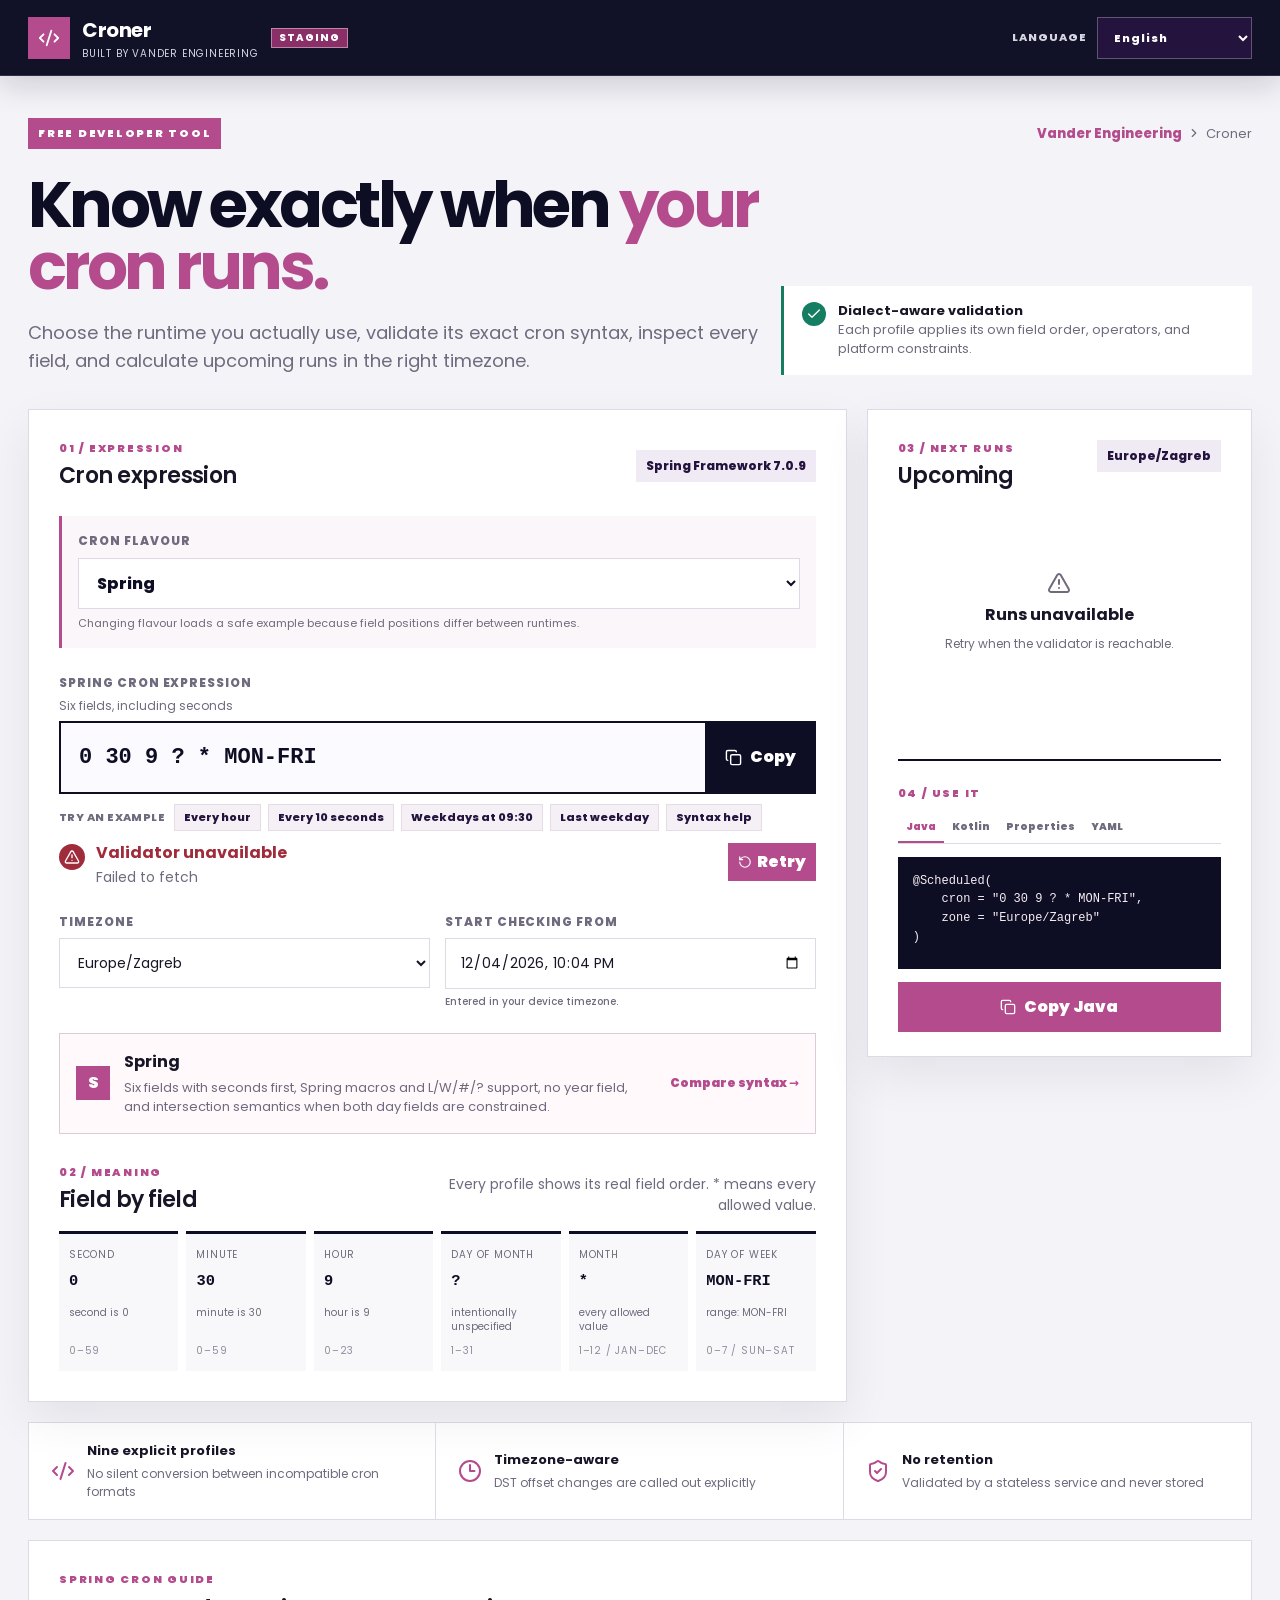
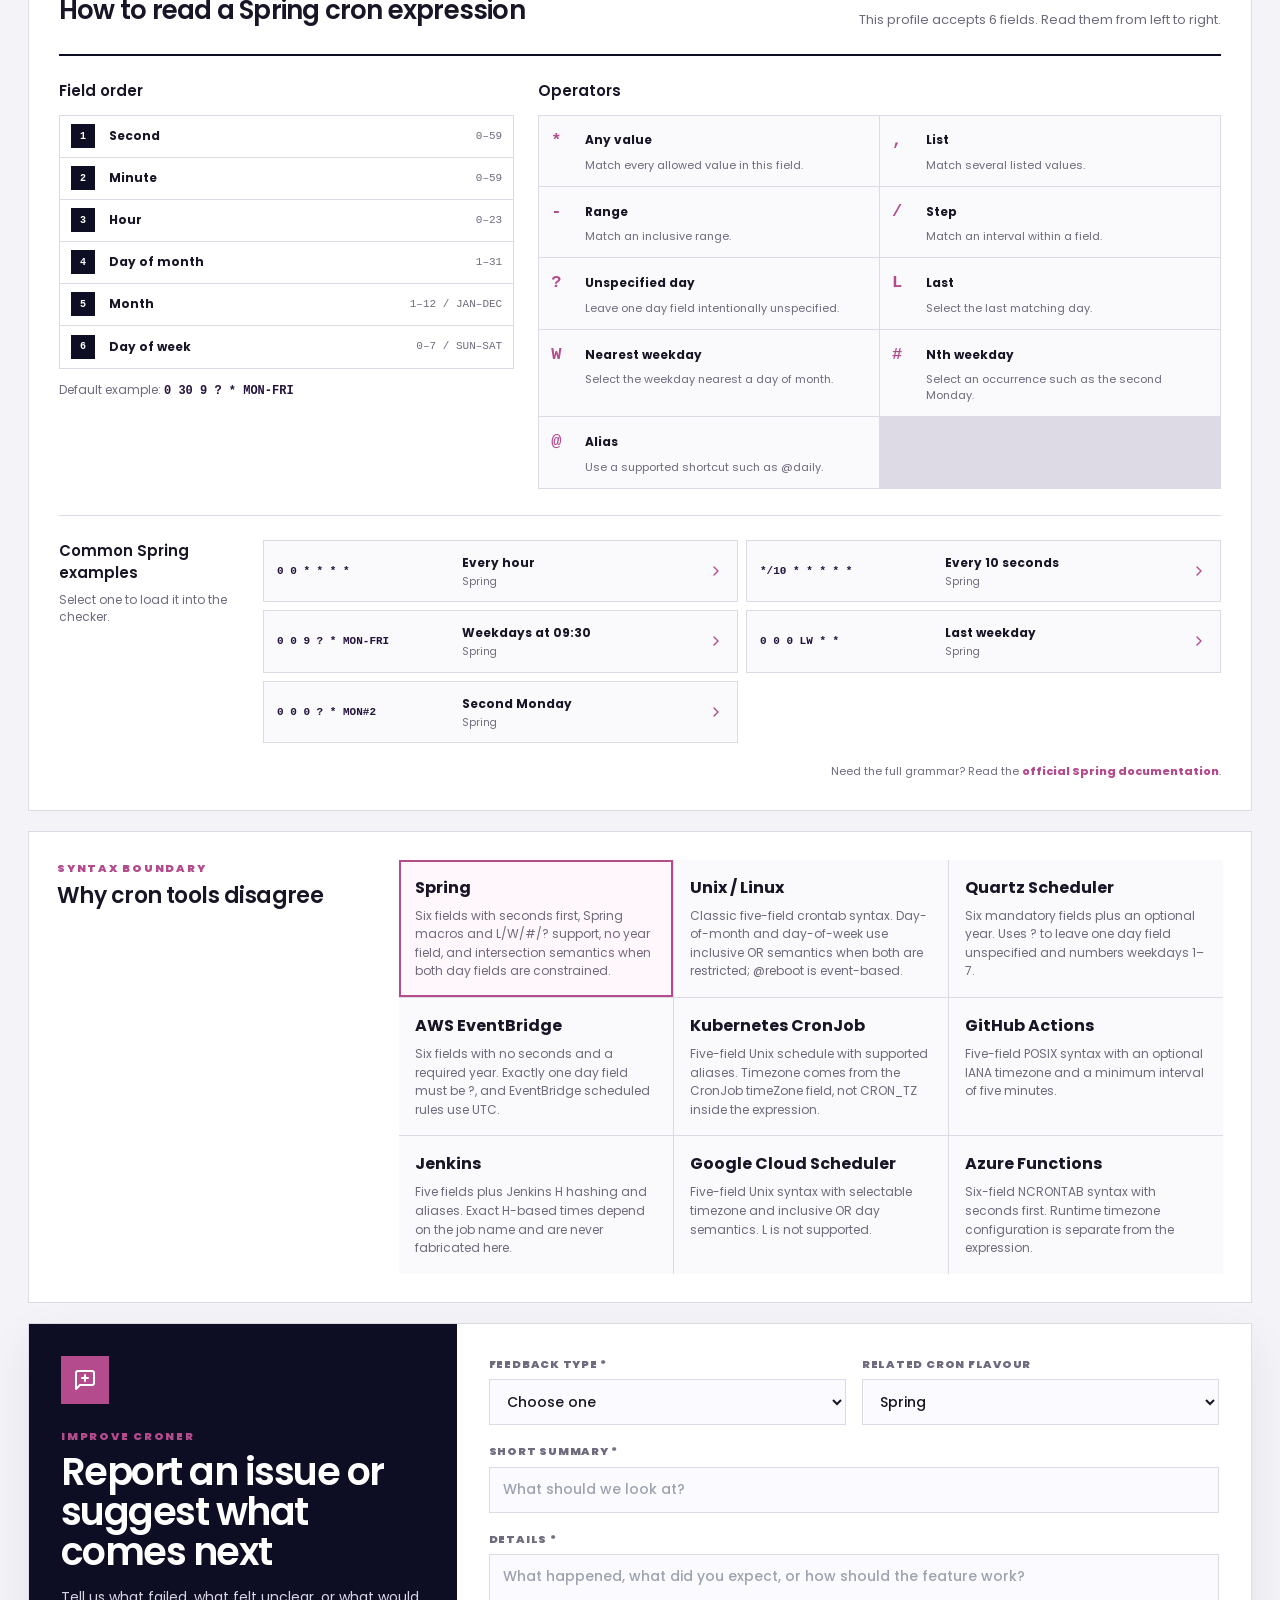
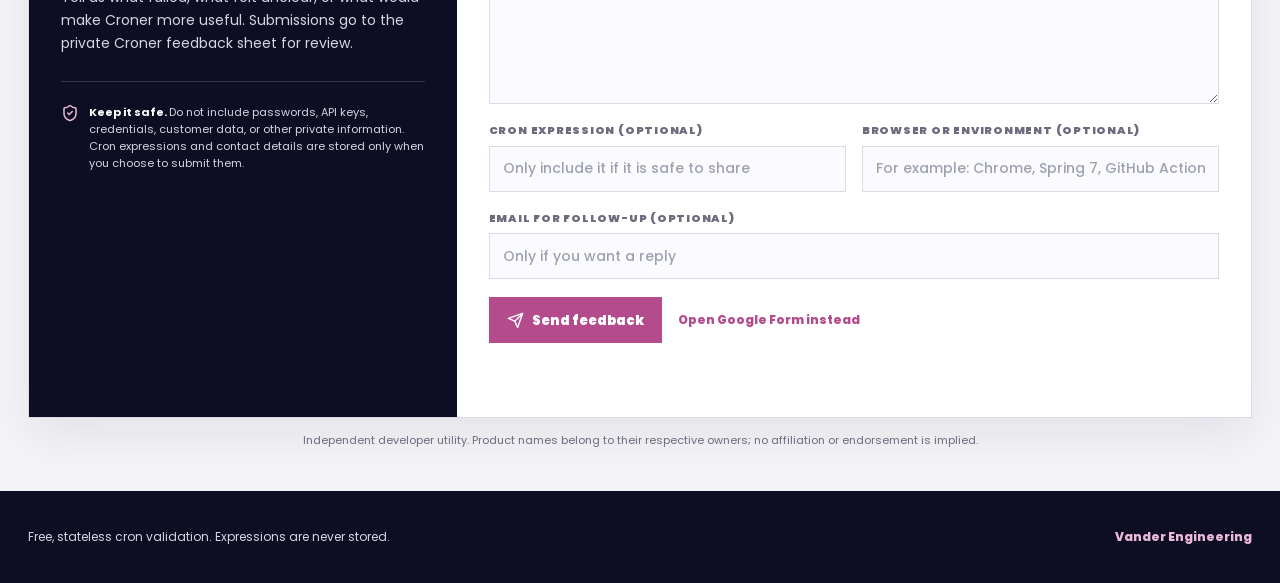
<file: index.html>
<!doctype html>
<html lang="en">
  <head>
    <meta charset="UTF-8" />
    <link rel="icon" type="image/svg+xml" href="/favicon.svg" />
    <meta name="viewport" content="width=device-width, initial-scale=1.0" />
    <meta data-rh="true" name="description" content="Validate Spring, Unix, Quartz, AWS, Kubernetes, GitHub Actions, Jenkins, Google Cloud, and Azure cron expressions." />
    <link data-rh="true" rel="canonical" href="https://croner.dev/" />
    <link data-rh="true" rel="alternate" hreflang="en" href="https://croner.dev/" />
    <link data-rh="true" rel="alternate" hreflang="hr" href="https://croner.dev/hr" />
    <link data-rh="true" rel="alternate" hreflang="de" href="https://croner.dev/de" />
    <link data-rh="true" rel="alternate" hreflang="it" href="https://croner.dev/it" />
    <link data-rh="true" rel="alternate" hreflang="es" href="https://croner.dev/es" />
    <link data-rh="true" rel="alternate" hreflang="nl" href="https://croner.dev/nl" />
    <link data-rh="true" rel="alternate" hreflang="x-default" href="https://croner.dev/" />
    <link rel="preconnect" href="https://fonts.googleapis.com" />
    <link rel="preconnect" href="https://fonts.gstatic.com" crossorigin />
    <link href="https://fonts.googleapis.com/css2?family=Poppins:wght@300;400;500;600;700&display=swap" rel="stylesheet" />
    <meta name="theme-color" content="#0d0d24" />
    <title>Croner — Cron Expression Checker</title>
    <script type="module" crossorigin src="/assets/index-Bl4LaCuS.js"></script>
    <link rel="stylesheet" crossorigin href="/assets/index-DU0DcVuM.css">
      <meta name="robots" content="noindex, nofollow" />
  </head>
  <body>
    <div id="root"></div>
  </body>
</html>
</file>
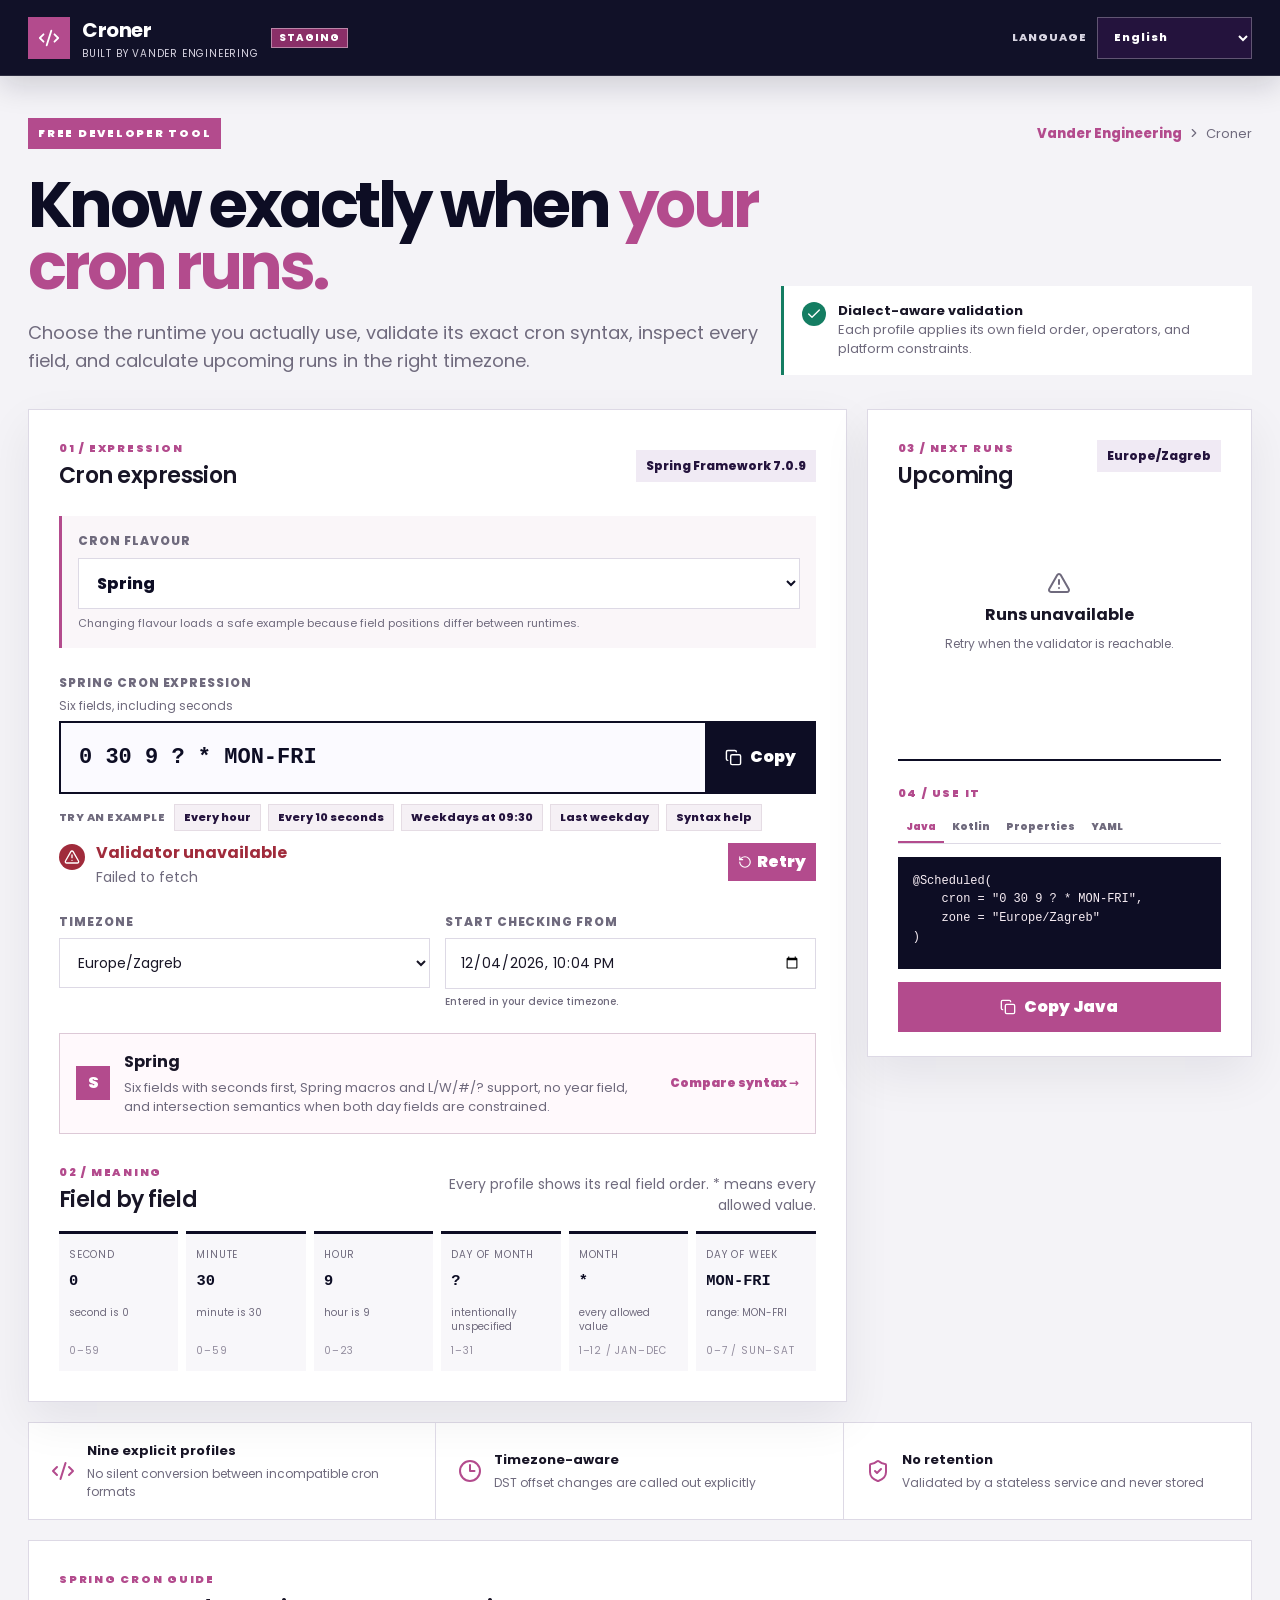
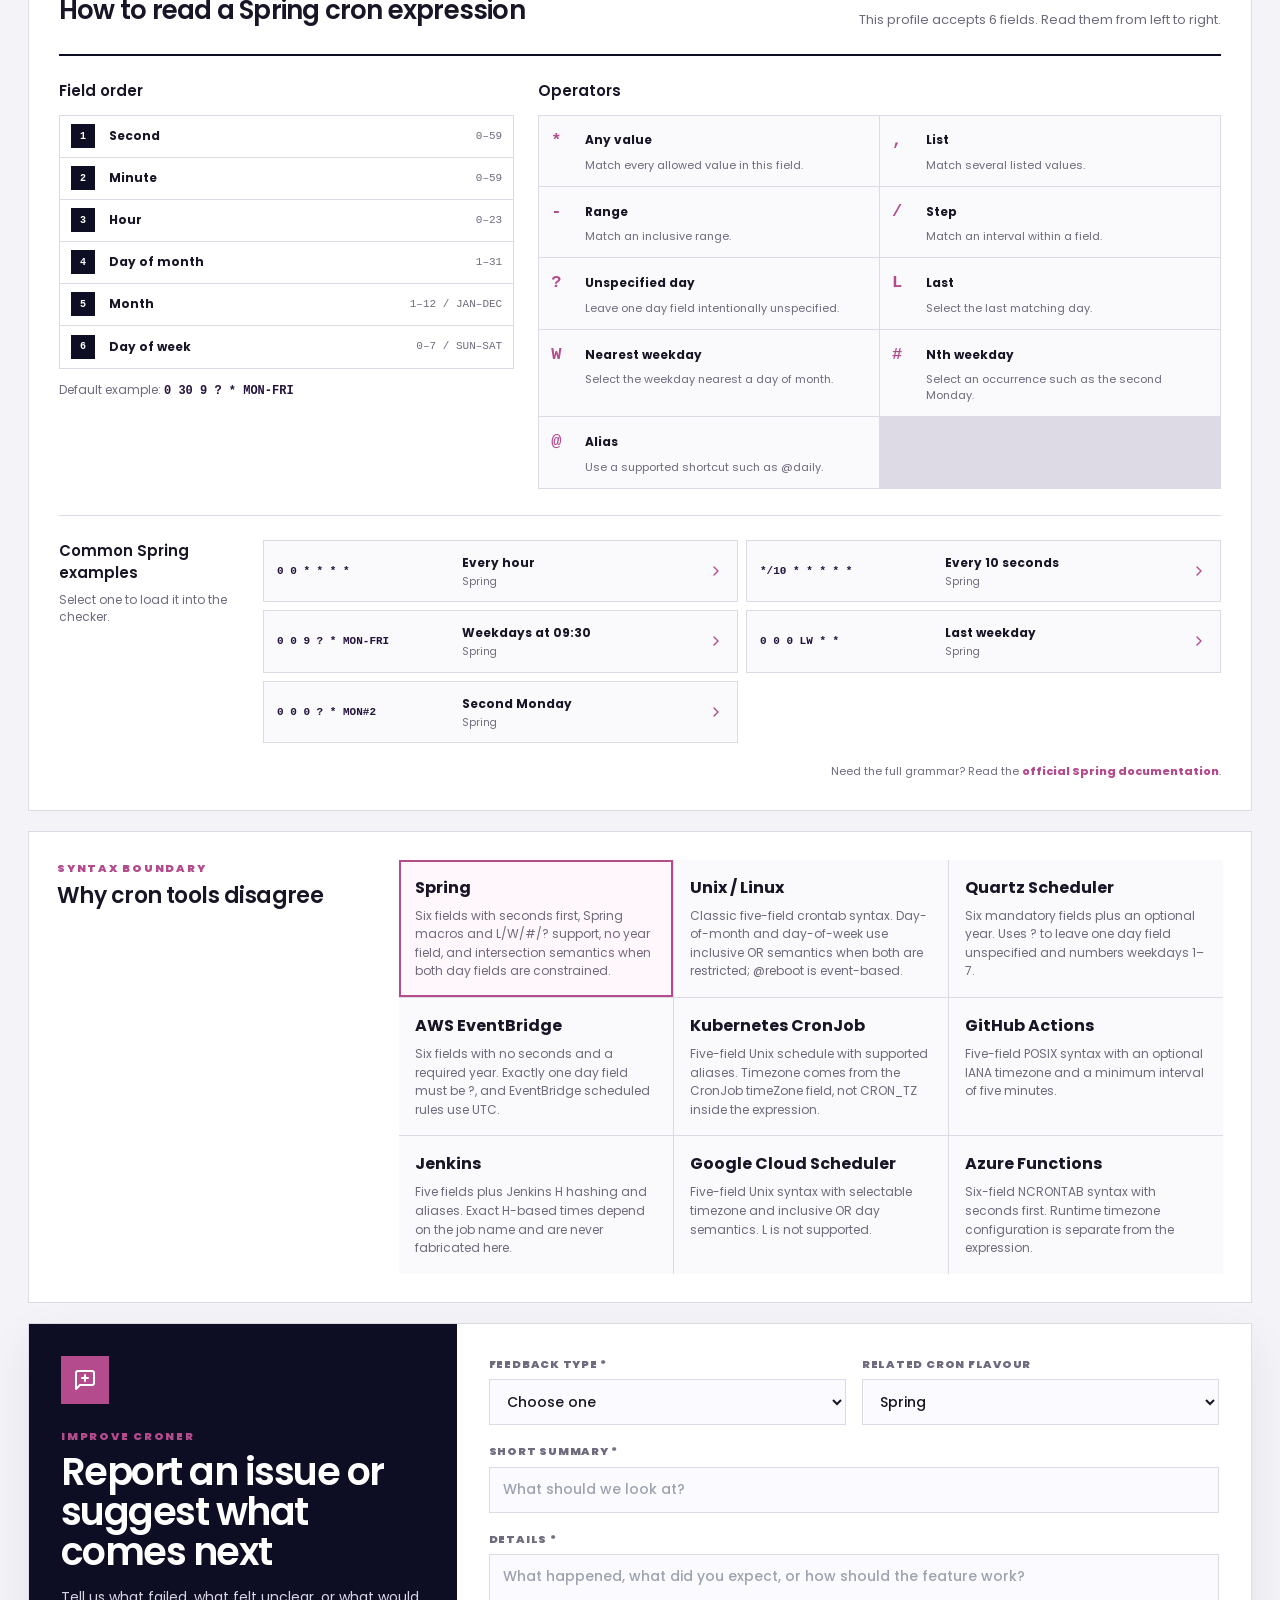
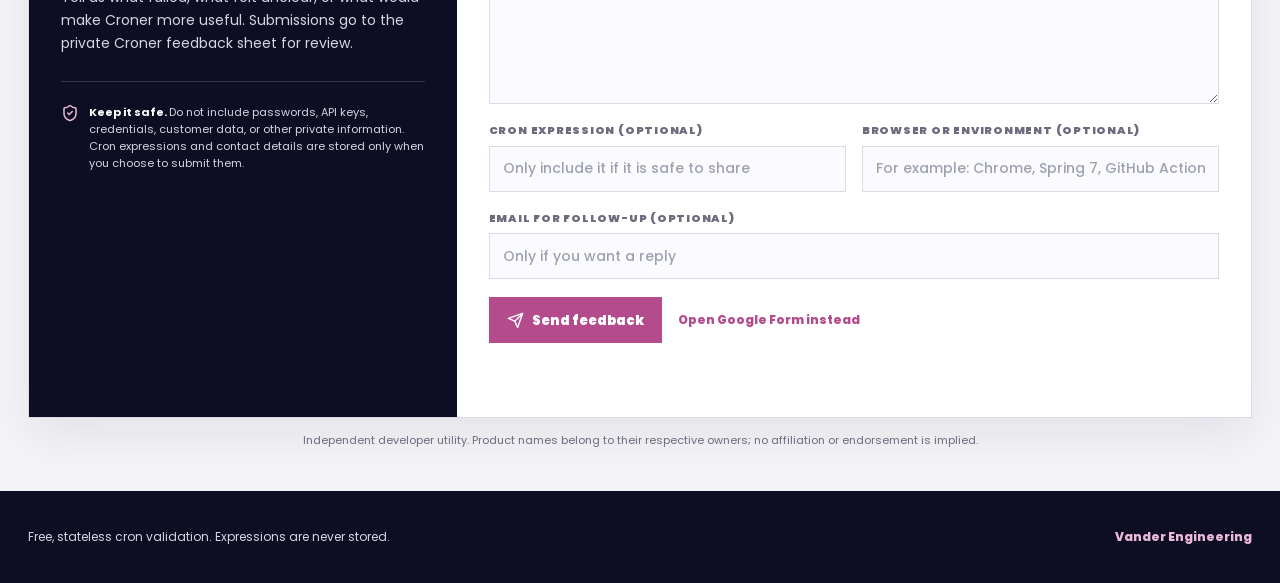
<file: de/index.html>
<!doctype html>
<html lang="de">
  <head>
    <meta charset="UTF-8" />
    <link rel="icon" type="image/svg+xml" href="/favicon.svg" />
    <meta name="viewport" content="width=device-width, initial-scale=1.0" />
    <meta data-rh="true" name="description" content="Validate Spring, Unix, Quartz, AWS, Kubernetes, GitHub Actions, Jenkins, Google Cloud, and Azure cron expressions." />
    <link data-rh="true" rel="canonical" href="https://croner.dev/de" />
    <link data-rh="true" rel="alternate" hreflang="en" href="https://croner.dev/" />
    <link data-rh="true" rel="alternate" hreflang="hr" href="https://croner.dev/hr" />
    <link data-rh="true" rel="alternate" hreflang="de" href="https://croner.dev/de" />
    <link data-rh="true" rel="alternate" hreflang="it" href="https://croner.dev/it" />
    <link data-rh="true" rel="alternate" hreflang="es" href="https://croner.dev/es" />
    <link data-rh="true" rel="alternate" hreflang="nl" href="https://croner.dev/nl" />
    <link data-rh="true" rel="alternate" hreflang="x-default" href="https://croner.dev/" />
    <link rel="preconnect" href="https://fonts.googleapis.com" />
    <link rel="preconnect" href="https://fonts.gstatic.com" crossorigin />
    <link href="https://fonts.googleapis.com/css2?family=Poppins:wght@300;400;500;600;700&display=swap" rel="stylesheet" />
    <meta name="theme-color" content="#0d0d24" />
    <title>Croner — Cron Expression Checker</title>
    <script type="module" crossorigin src="/assets/index-Bl4LaCuS.js"></script>
    <link rel="stylesheet" crossorigin href="/assets/index-DU0DcVuM.css">
      <meta name="robots" content="noindex, nofollow" />
  </head>
  <body>
    <div id="root"></div>
  </body>
</html>
</file>
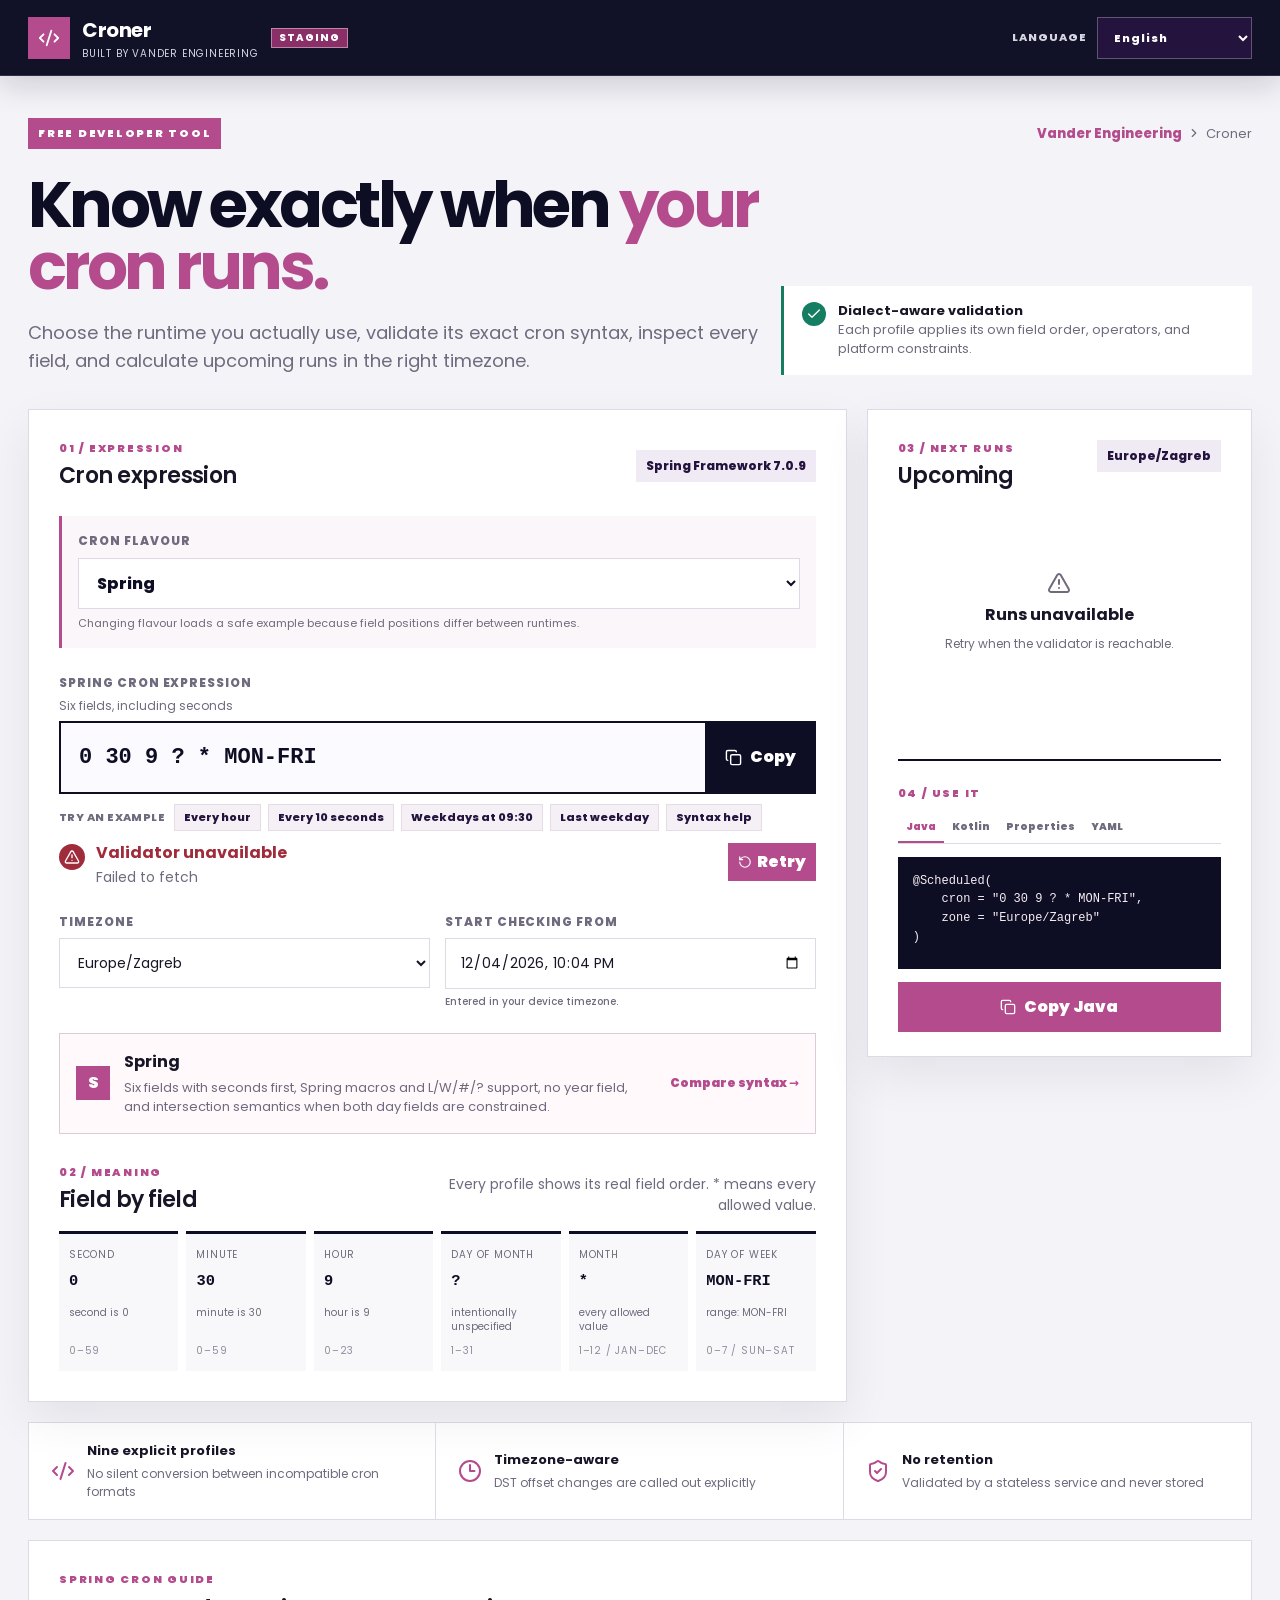
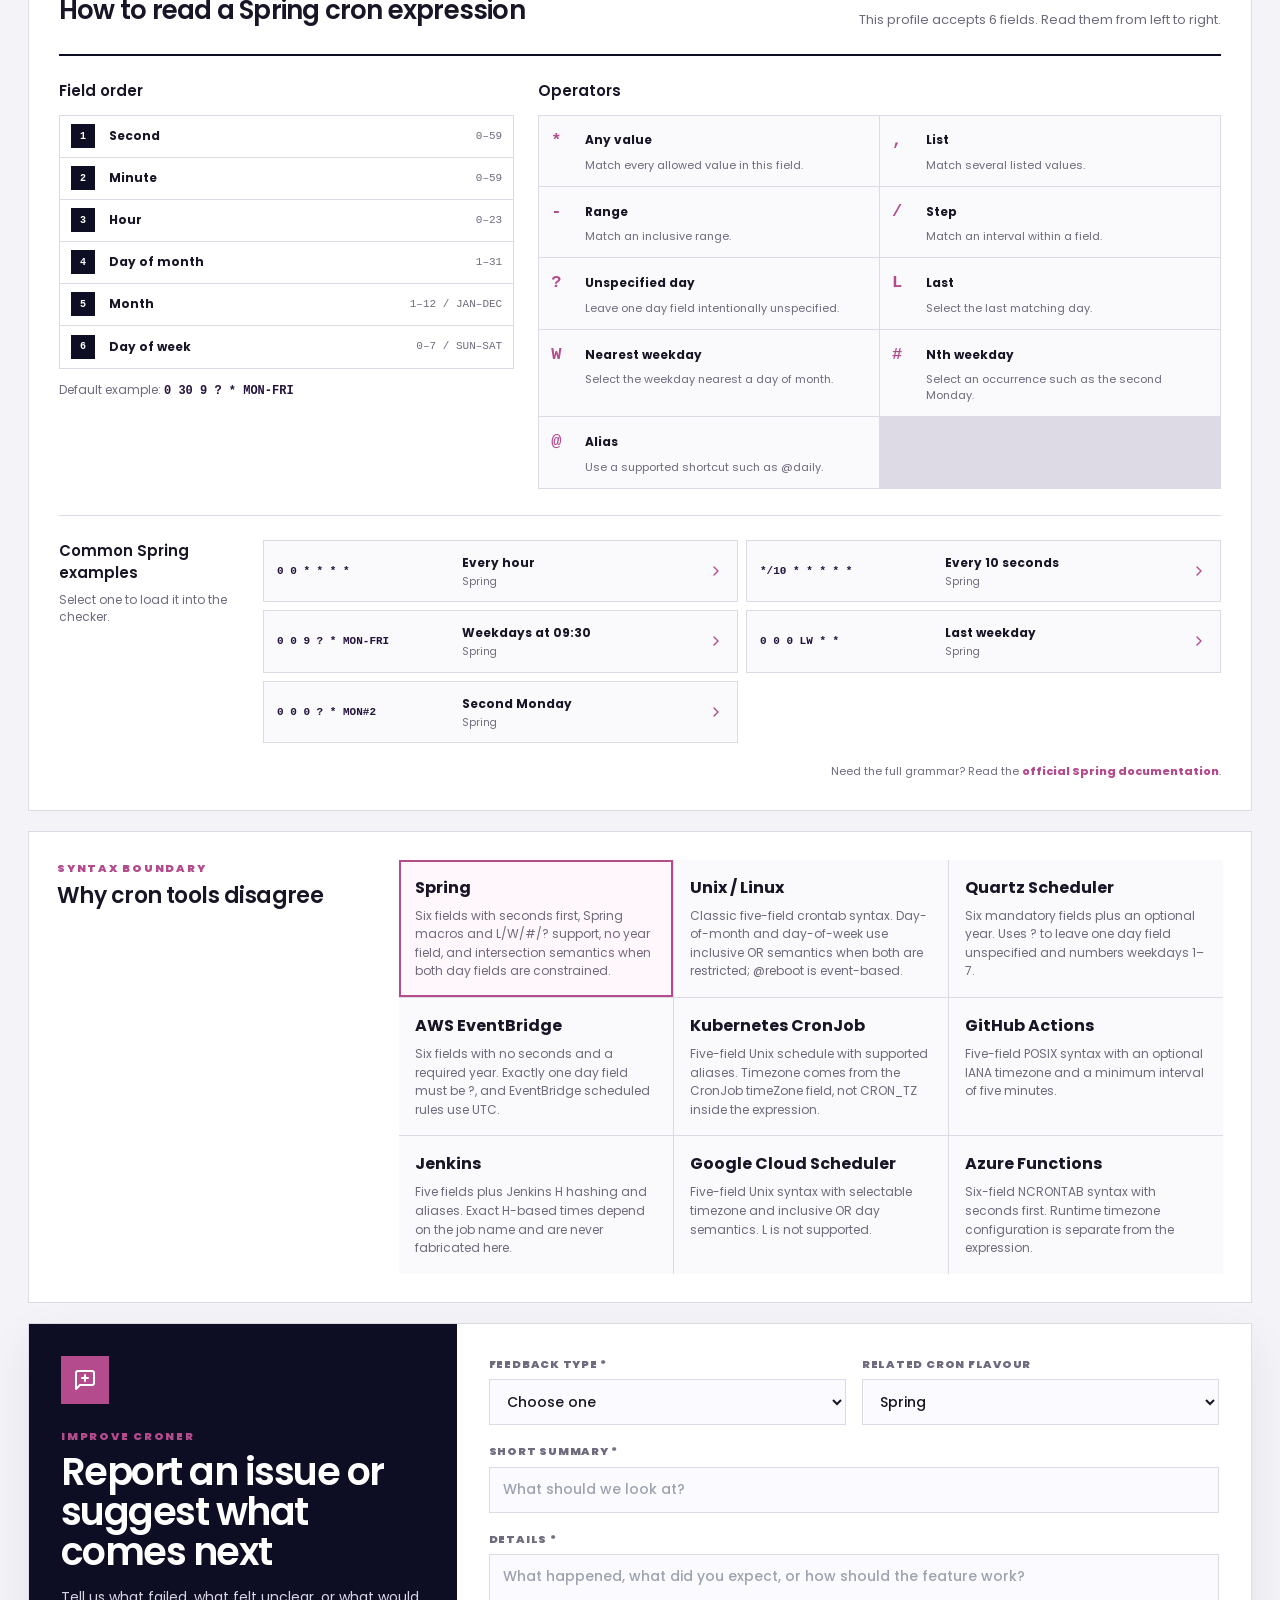
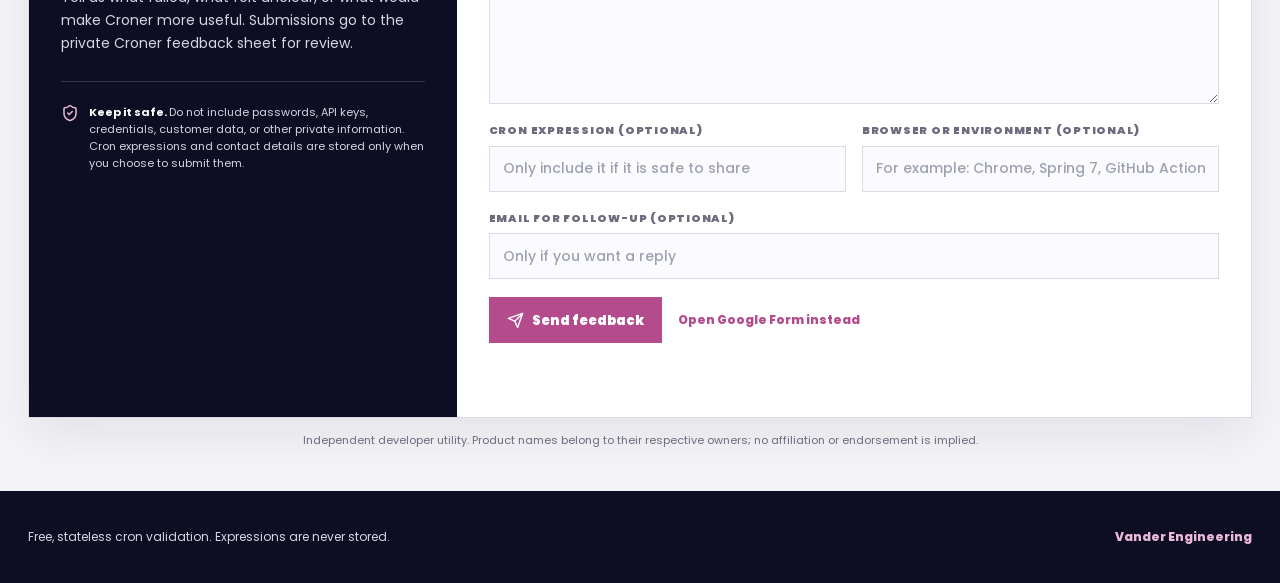
<file: es/index.html>
<!doctype html>
<html lang="es">
  <head>
    <meta charset="UTF-8" />
    <link rel="icon" type="image/svg+xml" href="/favicon.svg" />
    <meta name="viewport" content="width=device-width, initial-scale=1.0" />
    <meta data-rh="true" name="description" content="Validate Spring, Unix, Quartz, AWS, Kubernetes, GitHub Actions, Jenkins, Google Cloud, and Azure cron expressions." />
    <link data-rh="true" rel="canonical" href="https://croner.dev/es" />
    <link data-rh="true" rel="alternate" hreflang="en" href="https://croner.dev/" />
    <link data-rh="true" rel="alternate" hreflang="hr" href="https://croner.dev/hr" />
    <link data-rh="true" rel="alternate" hreflang="de" href="https://croner.dev/de" />
    <link data-rh="true" rel="alternate" hreflang="it" href="https://croner.dev/it" />
    <link data-rh="true" rel="alternate" hreflang="es" href="https://croner.dev/es" />
    <link data-rh="true" rel="alternate" hreflang="nl" href="https://croner.dev/nl" />
    <link data-rh="true" rel="alternate" hreflang="x-default" href="https://croner.dev/" />
    <link rel="preconnect" href="https://fonts.googleapis.com" />
    <link rel="preconnect" href="https://fonts.gstatic.com" crossorigin />
    <link href="https://fonts.googleapis.com/css2?family=Poppins:wght@300;400;500;600;700&display=swap" rel="stylesheet" />
    <meta name="theme-color" content="#0d0d24" />
    <title>Croner — Cron Expression Checker</title>
    <script type="module" crossorigin src="/assets/index-Bl4LaCuS.js"></script>
    <link rel="stylesheet" crossorigin href="/assets/index-DU0DcVuM.css">
      <meta name="robots" content="noindex, nofollow" />
  </head>
  <body>
    <div id="root"></div>
  </body>
</html>
</file>
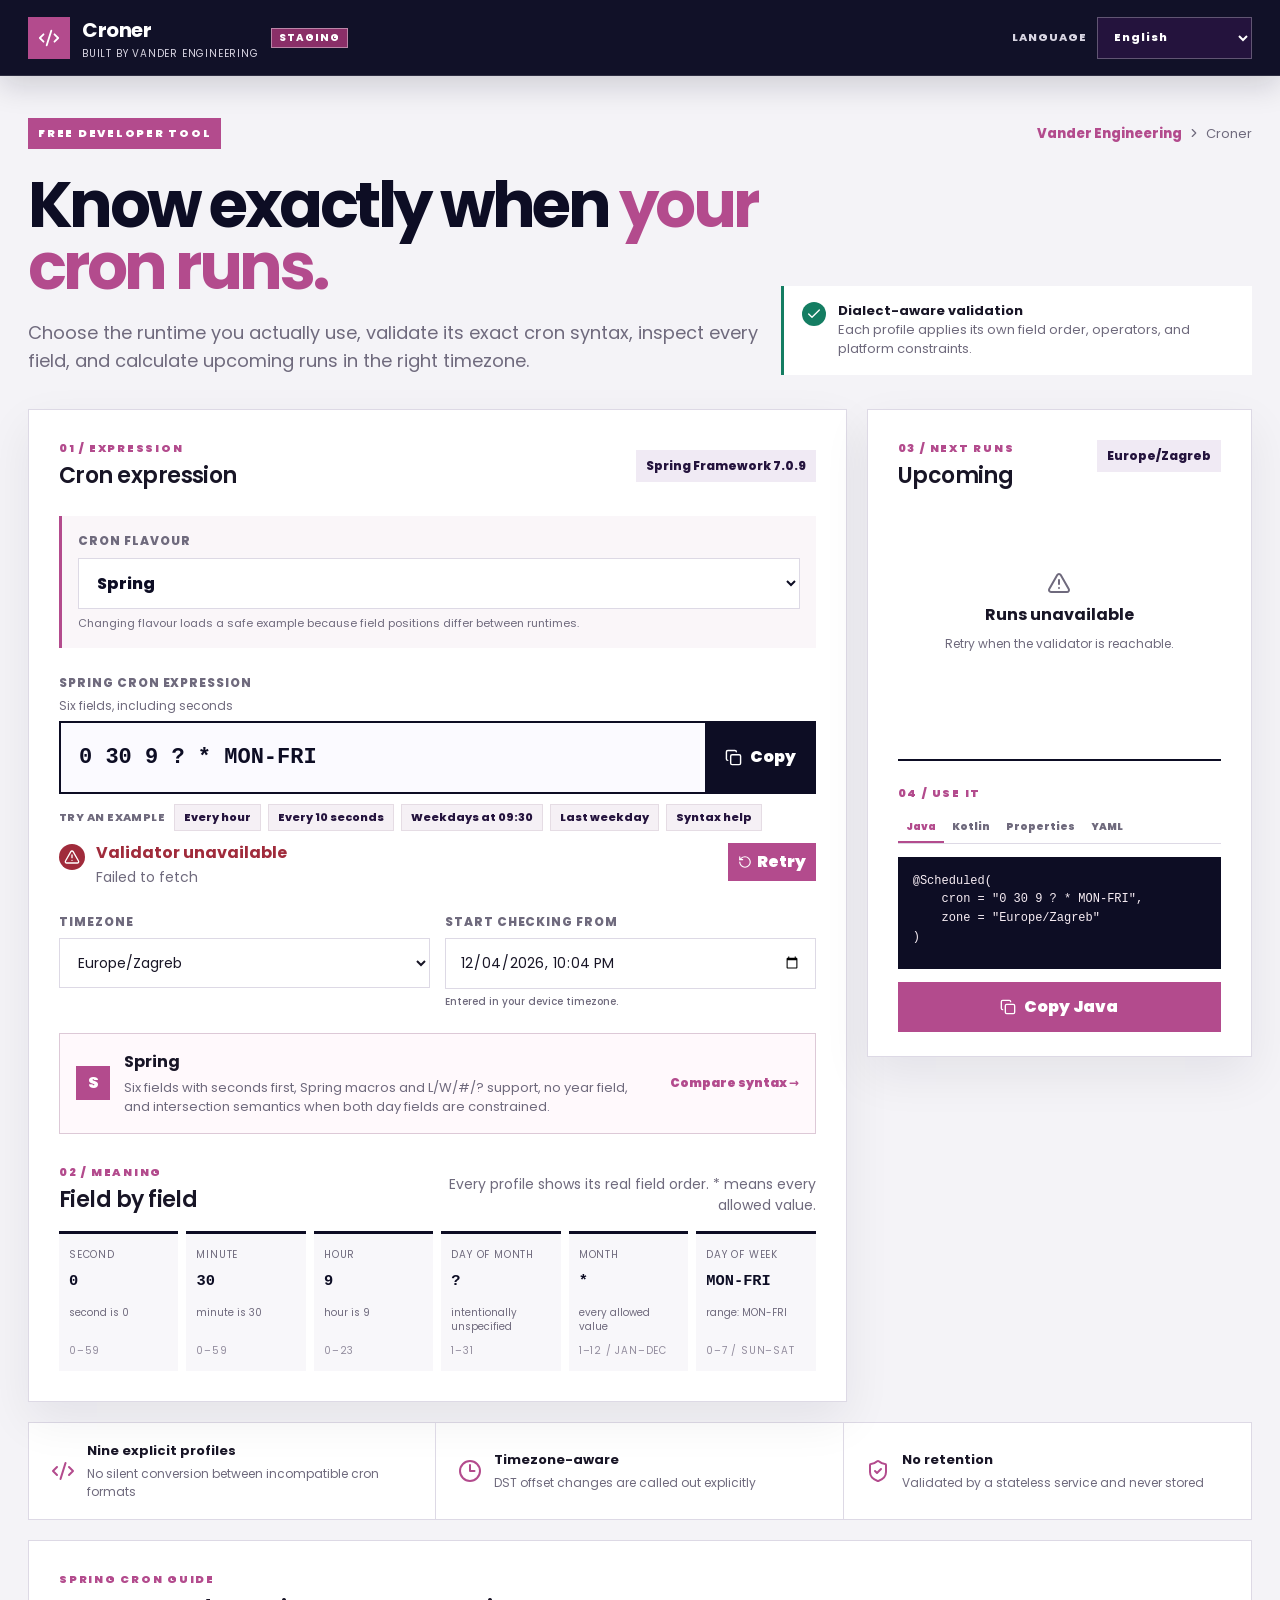
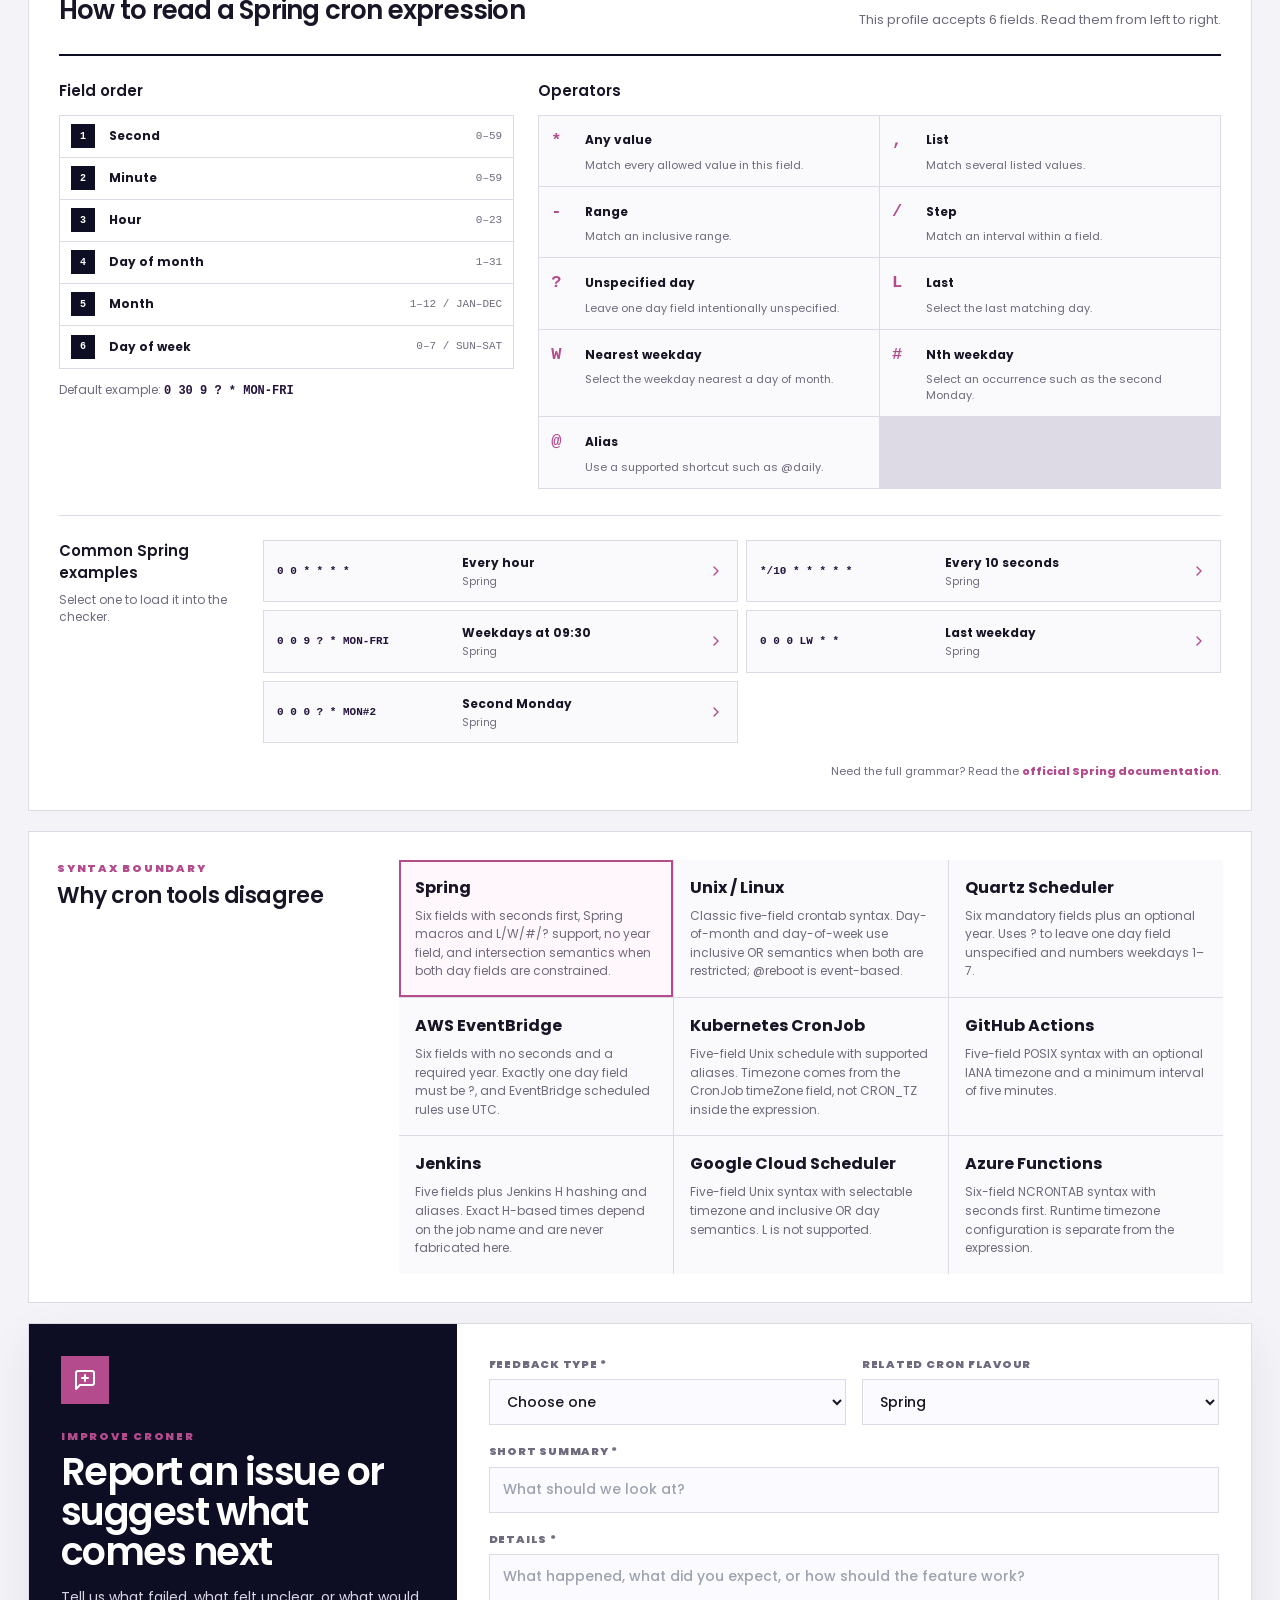
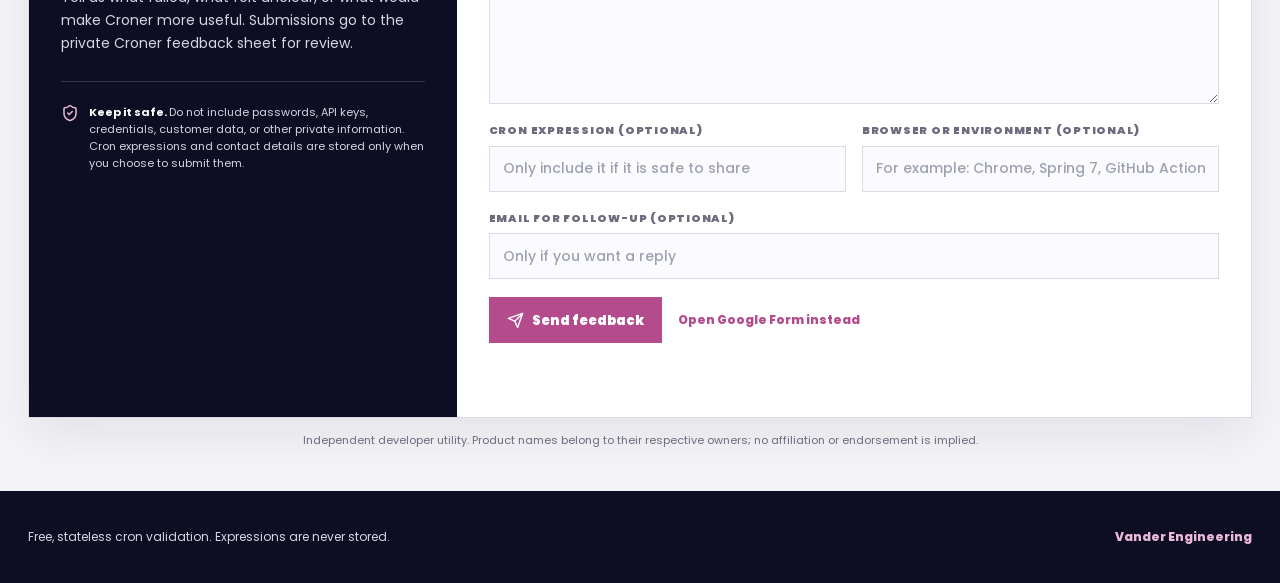
<file: hr/index.html>
<!doctype html>
<html lang="hr">
  <head>
    <meta charset="UTF-8" />
    <link rel="icon" type="image/svg+xml" href="/favicon.svg" />
    <meta name="viewport" content="width=device-width, initial-scale=1.0" />
    <meta data-rh="true" name="description" content="Validate Spring, Unix, Quartz, AWS, Kubernetes, GitHub Actions, Jenkins, Google Cloud, and Azure cron expressions." />
    <link data-rh="true" rel="canonical" href="https://croner.dev/hr" />
    <link data-rh="true" rel="alternate" hreflang="en" href="https://croner.dev/" />
    <link data-rh="true" rel="alternate" hreflang="hr" href="https://croner.dev/hr" />
    <link data-rh="true" rel="alternate" hreflang="de" href="https://croner.dev/de" />
    <link data-rh="true" rel="alternate" hreflang="it" href="https://croner.dev/it" />
    <link data-rh="true" rel="alternate" hreflang="es" href="https://croner.dev/es" />
    <link data-rh="true" rel="alternate" hreflang="nl" href="https://croner.dev/nl" />
    <link data-rh="true" rel="alternate" hreflang="x-default" href="https://croner.dev/" />
    <link rel="preconnect" href="https://fonts.googleapis.com" />
    <link rel="preconnect" href="https://fonts.gstatic.com" crossorigin />
    <link href="https://fonts.googleapis.com/css2?family=Poppins:wght@300;400;500;600;700&display=swap" rel="stylesheet" />
    <meta name="theme-color" content="#0d0d24" />
    <title>Croner — Cron Expression Checker</title>
    <script type="module" crossorigin src="/assets/index-Bl4LaCuS.js"></script>
    <link rel="stylesheet" crossorigin href="/assets/index-DU0DcVuM.css">
      <meta name="robots" content="noindex, nofollow" />
  </head>
  <body>
    <div id="root"></div>
  </body>
</html>
</file>
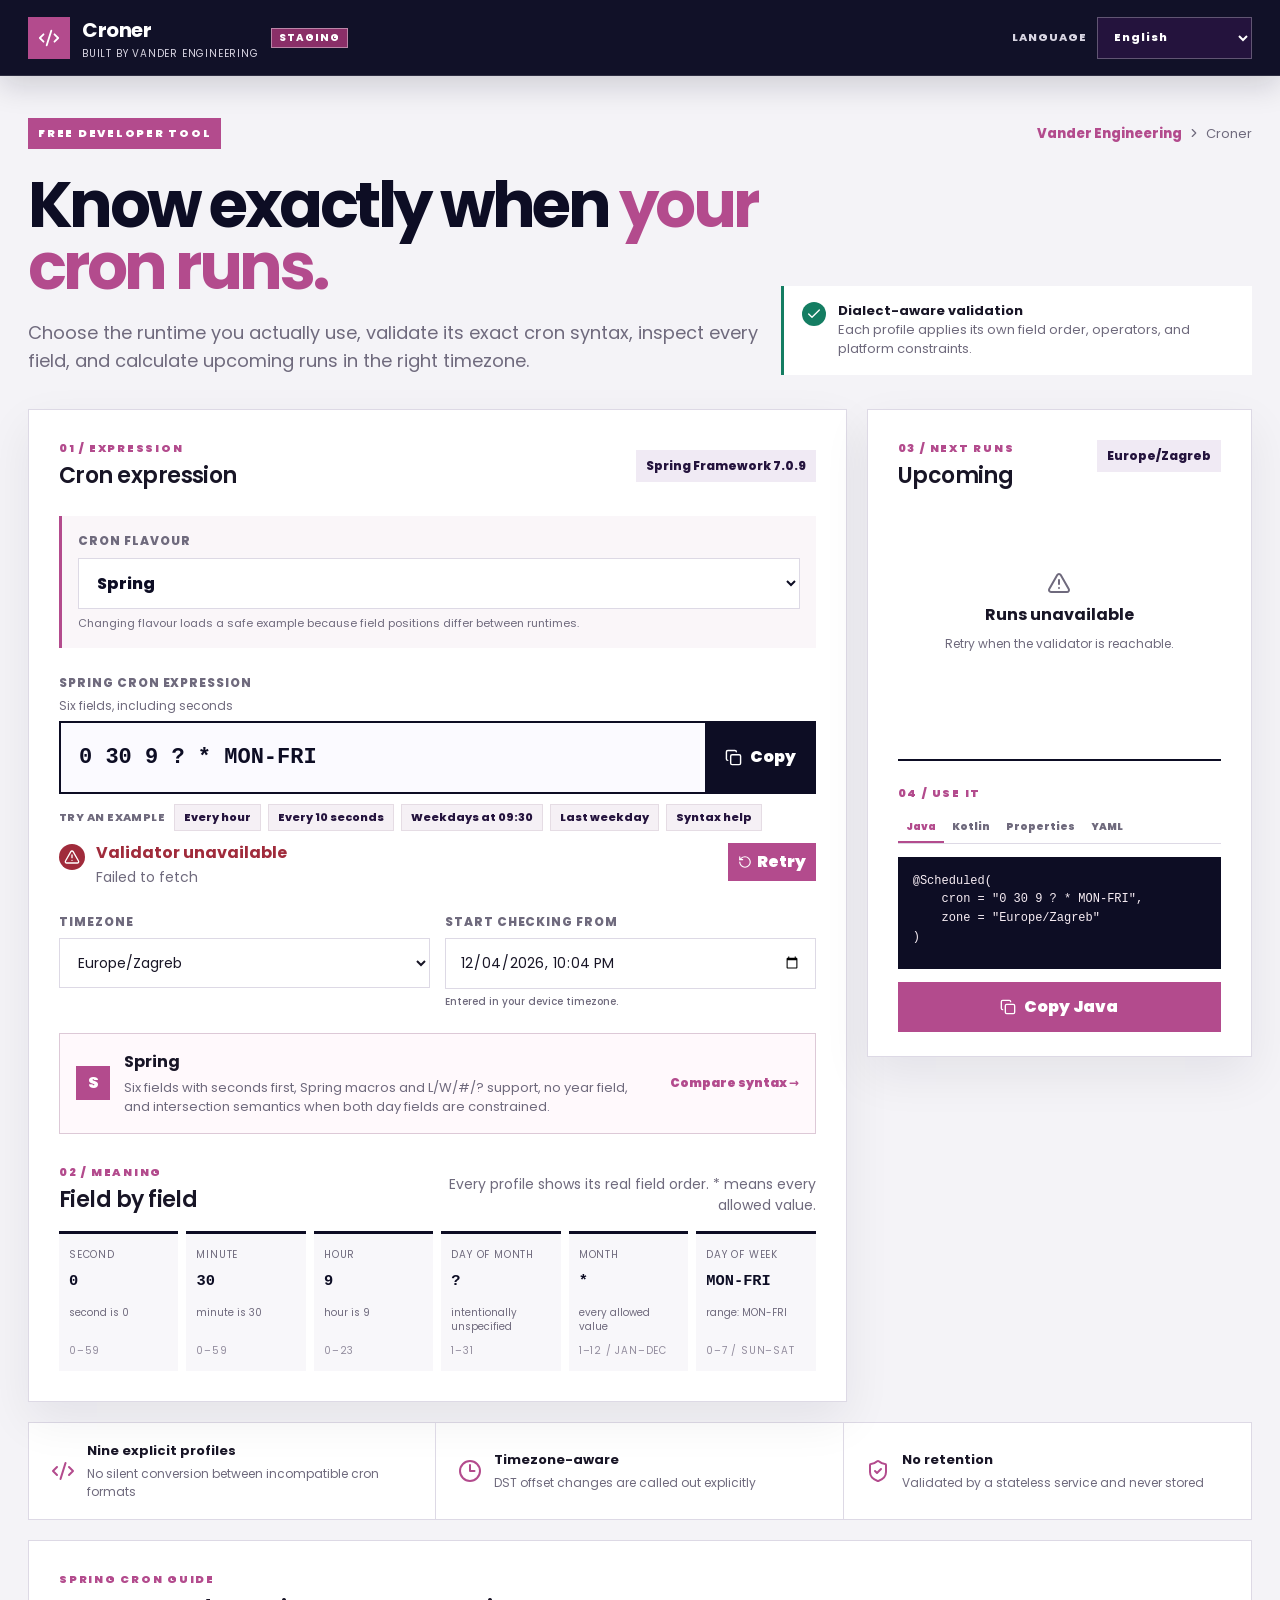
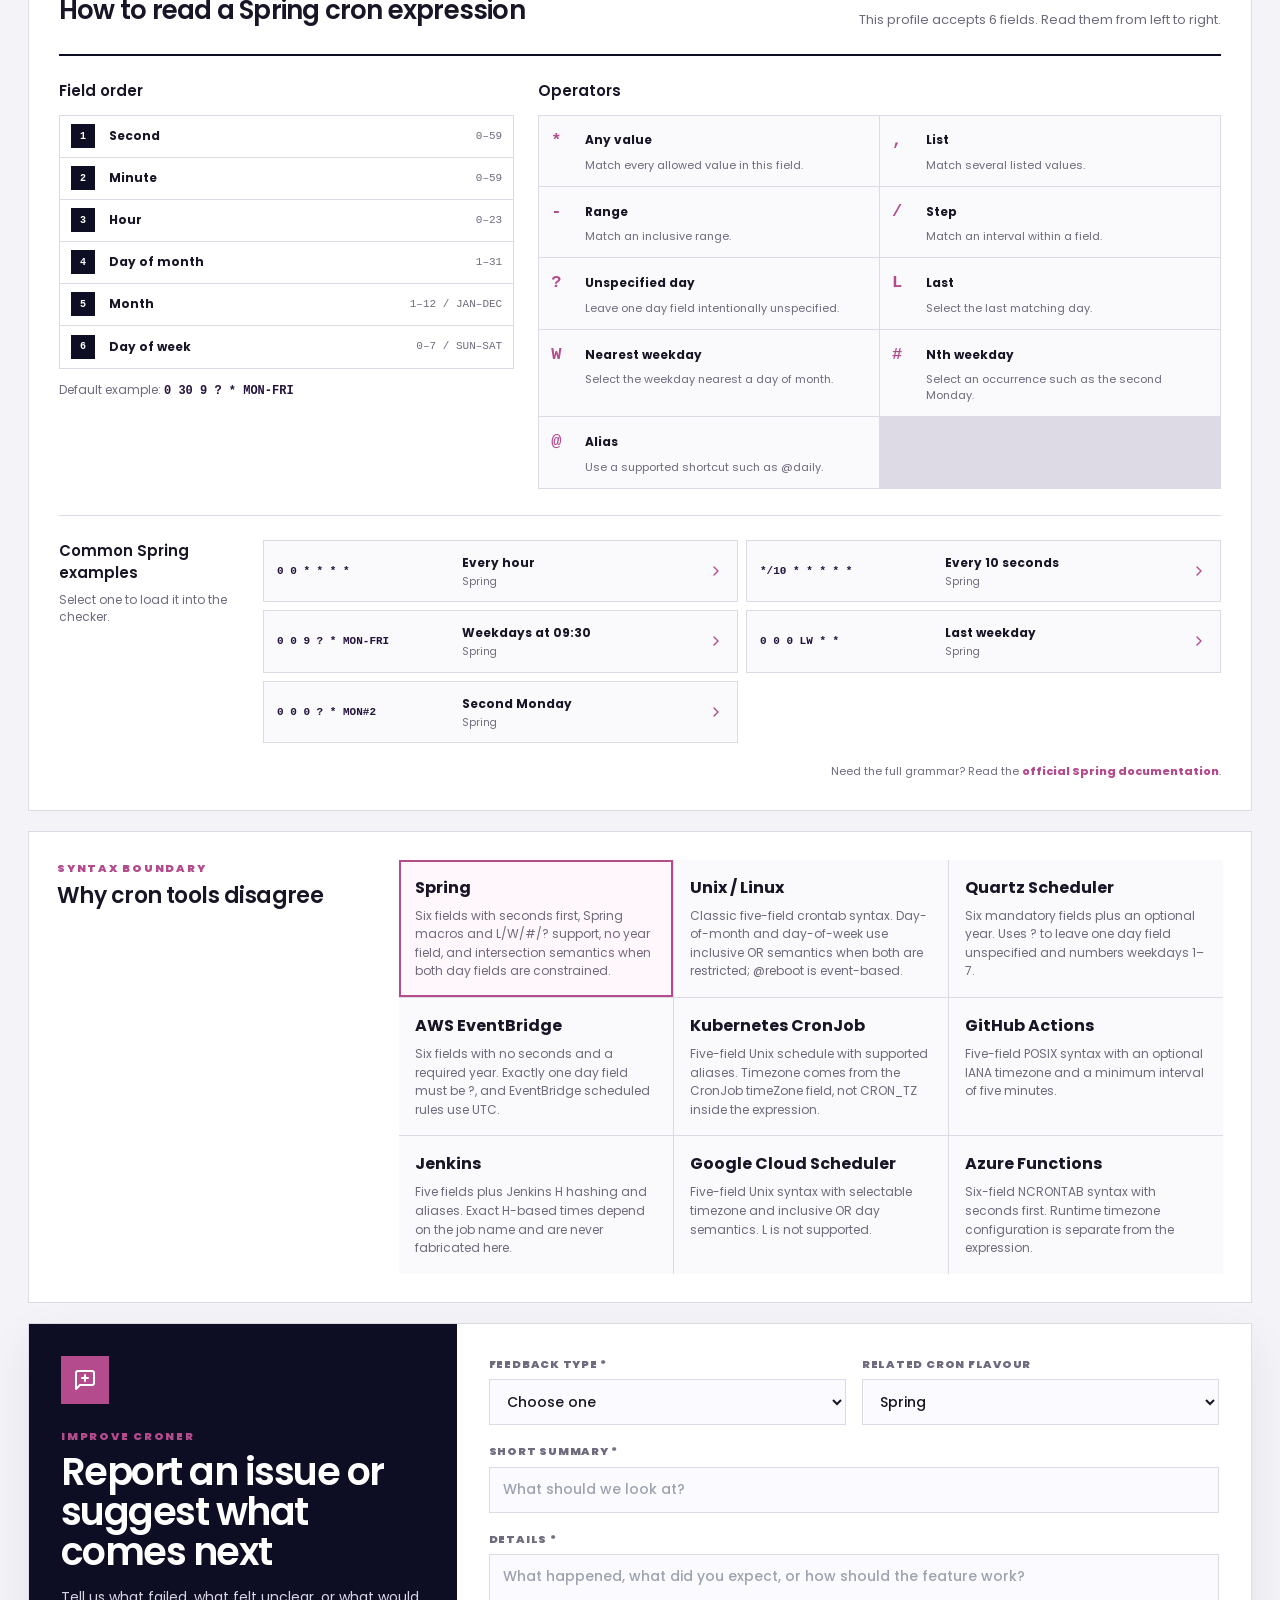
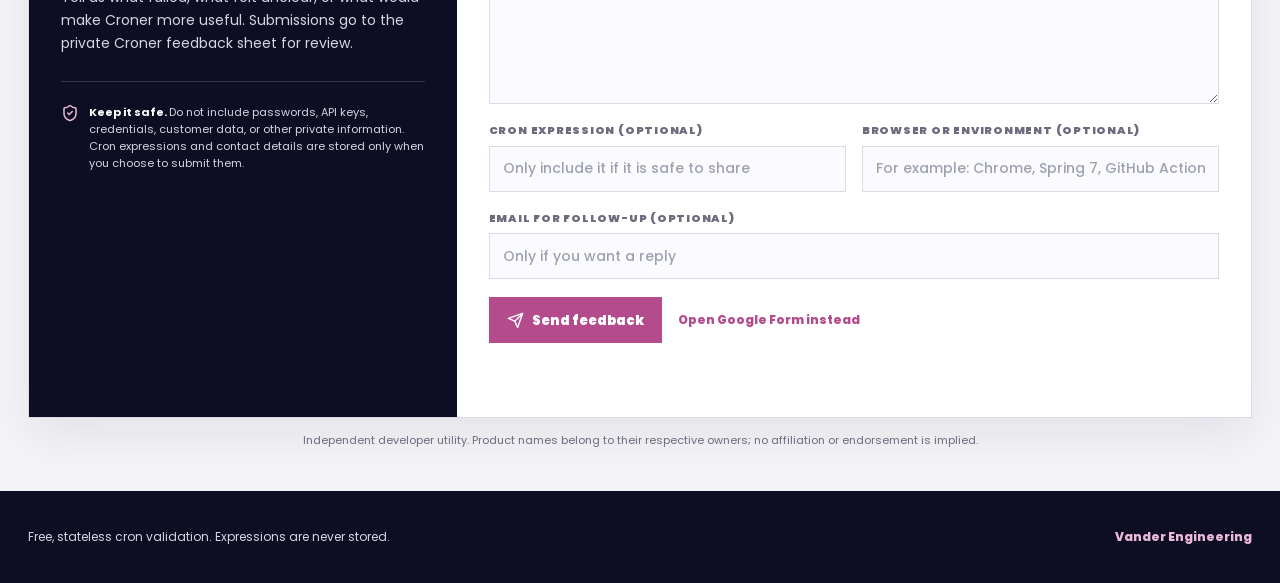
<file: it/index.html>
<!doctype html>
<html lang="it">
  <head>
    <meta charset="UTF-8" />
    <link rel="icon" type="image/svg+xml" href="/favicon.svg" />
    <meta name="viewport" content="width=device-width, initial-scale=1.0" />
    <meta data-rh="true" name="description" content="Validate Spring, Unix, Quartz, AWS, Kubernetes, GitHub Actions, Jenkins, Google Cloud, and Azure cron expressions." />
    <link data-rh="true" rel="canonical" href="https://croner.dev/it" />
    <link data-rh="true" rel="alternate" hreflang="en" href="https://croner.dev/" />
    <link data-rh="true" rel="alternate" hreflang="hr" href="https://croner.dev/hr" />
    <link data-rh="true" rel="alternate" hreflang="de" href="https://croner.dev/de" />
    <link data-rh="true" rel="alternate" hreflang="it" href="https://croner.dev/it" />
    <link data-rh="true" rel="alternate" hreflang="es" href="https://croner.dev/es" />
    <link data-rh="true" rel="alternate" hreflang="nl" href="https://croner.dev/nl" />
    <link data-rh="true" rel="alternate" hreflang="x-default" href="https://croner.dev/" />
    <link rel="preconnect" href="https://fonts.googleapis.com" />
    <link rel="preconnect" href="https://fonts.gstatic.com" crossorigin />
    <link href="https://fonts.googleapis.com/css2?family=Poppins:wght@300;400;500;600;700&display=swap" rel="stylesheet" />
    <meta name="theme-color" content="#0d0d24" />
    <title>Croner — Cron Expression Checker</title>
    <script type="module" crossorigin src="/assets/index-Bl4LaCuS.js"></script>
    <link rel="stylesheet" crossorigin href="/assets/index-DU0DcVuM.css">
      <meta name="robots" content="noindex, nofollow" />
  </head>
  <body>
    <div id="root"></div>
  </body>
</html>
</file>
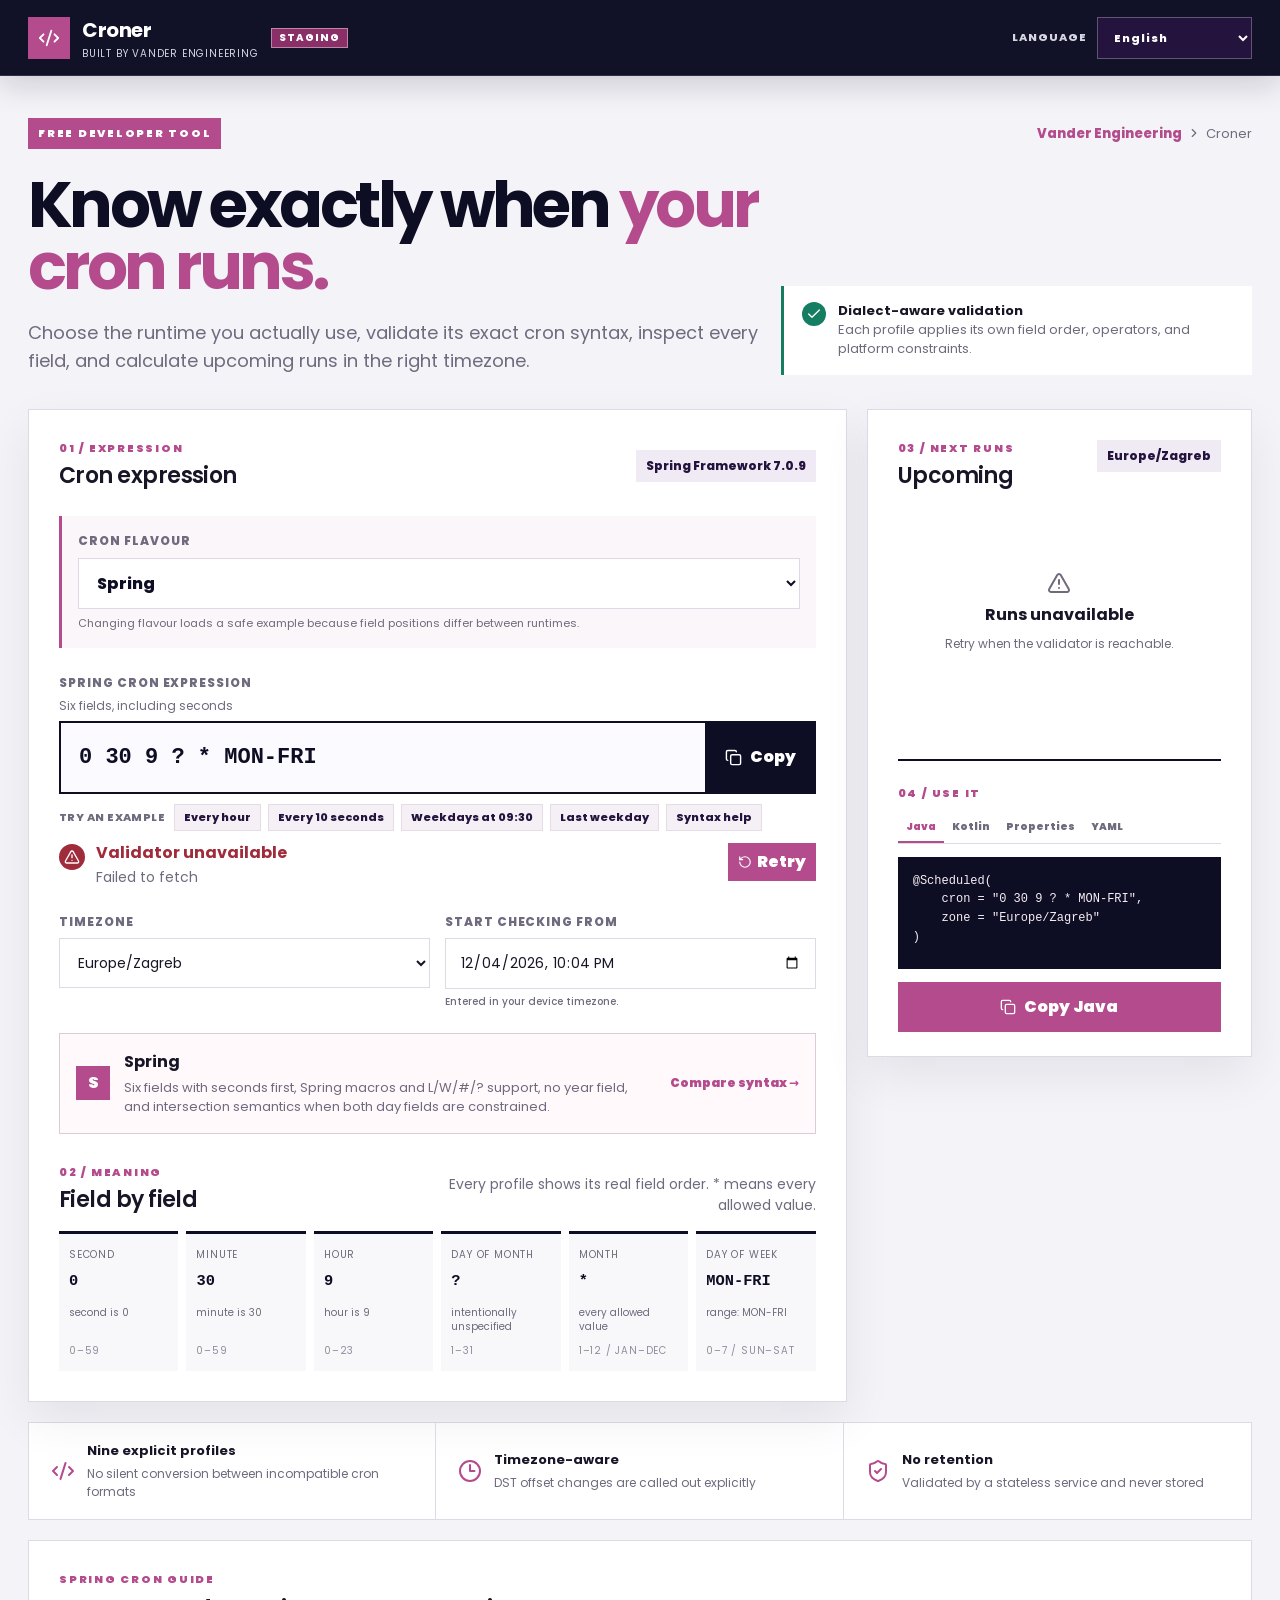
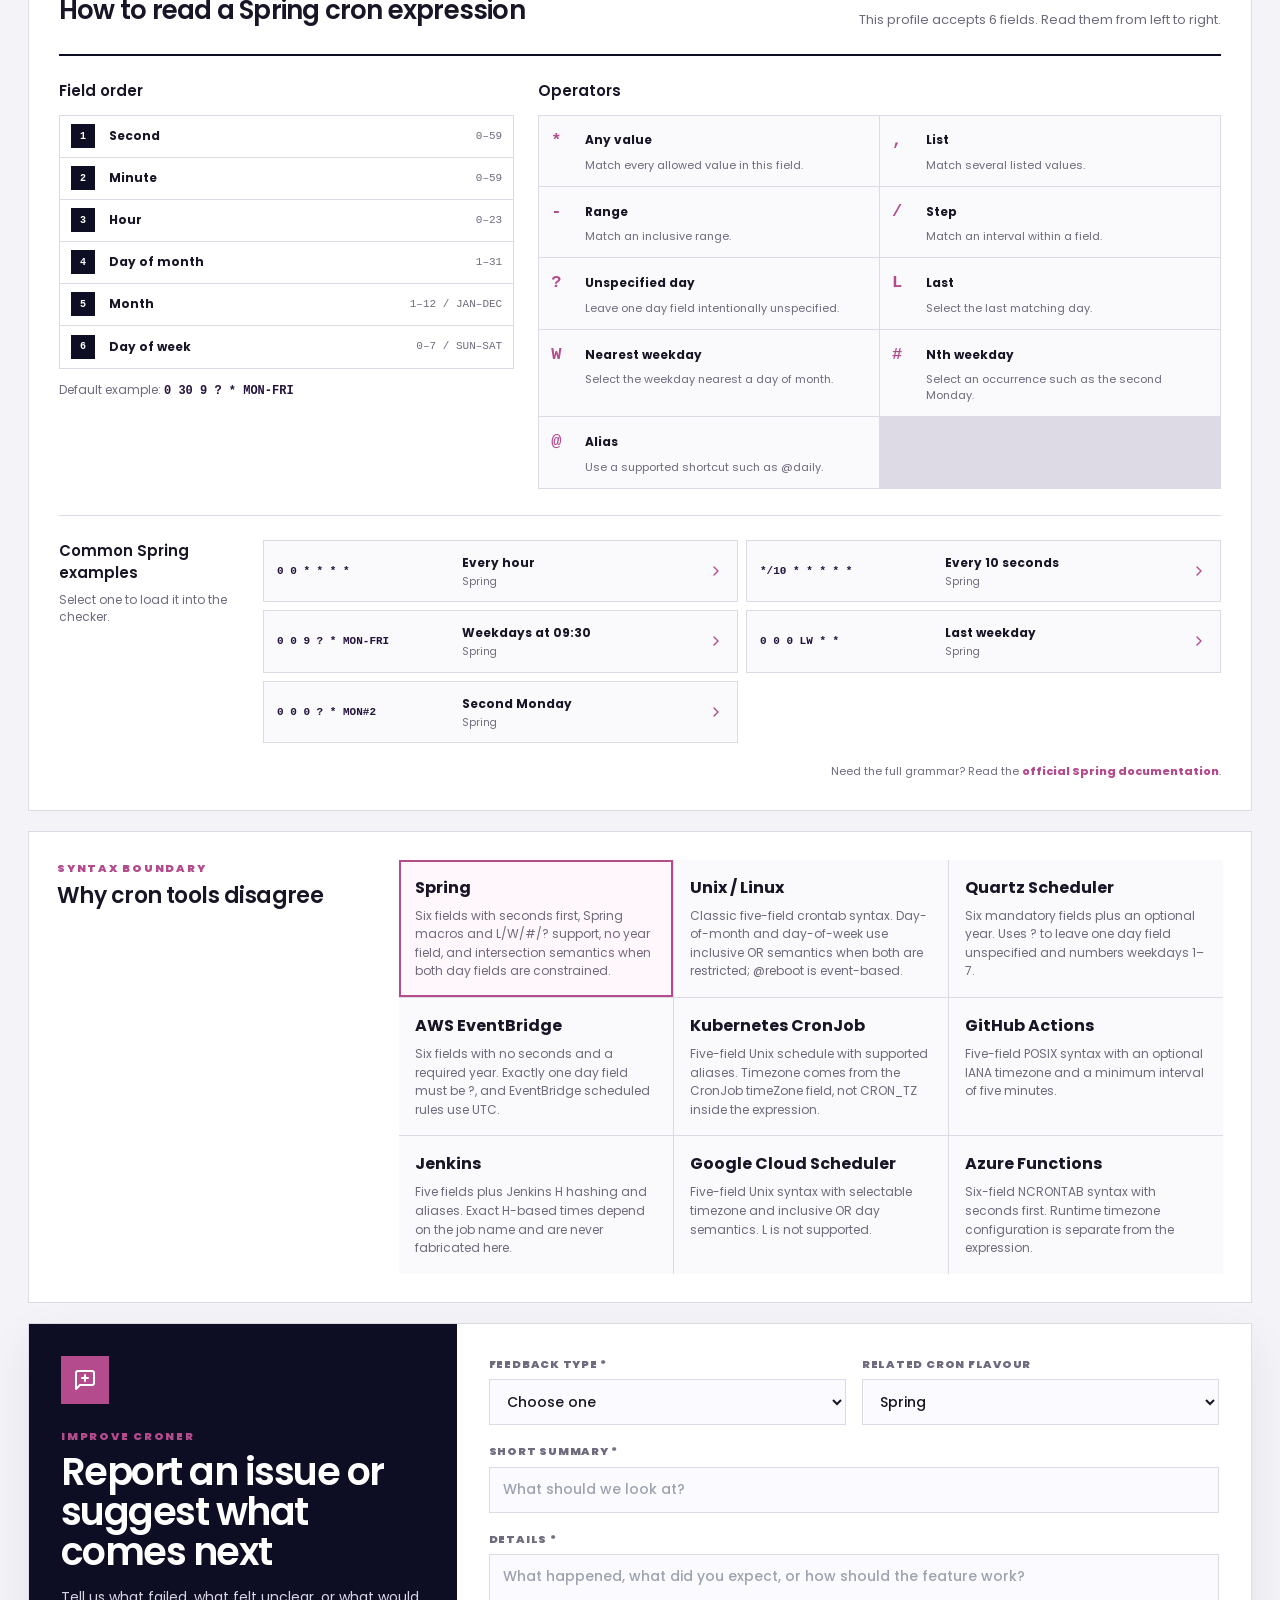
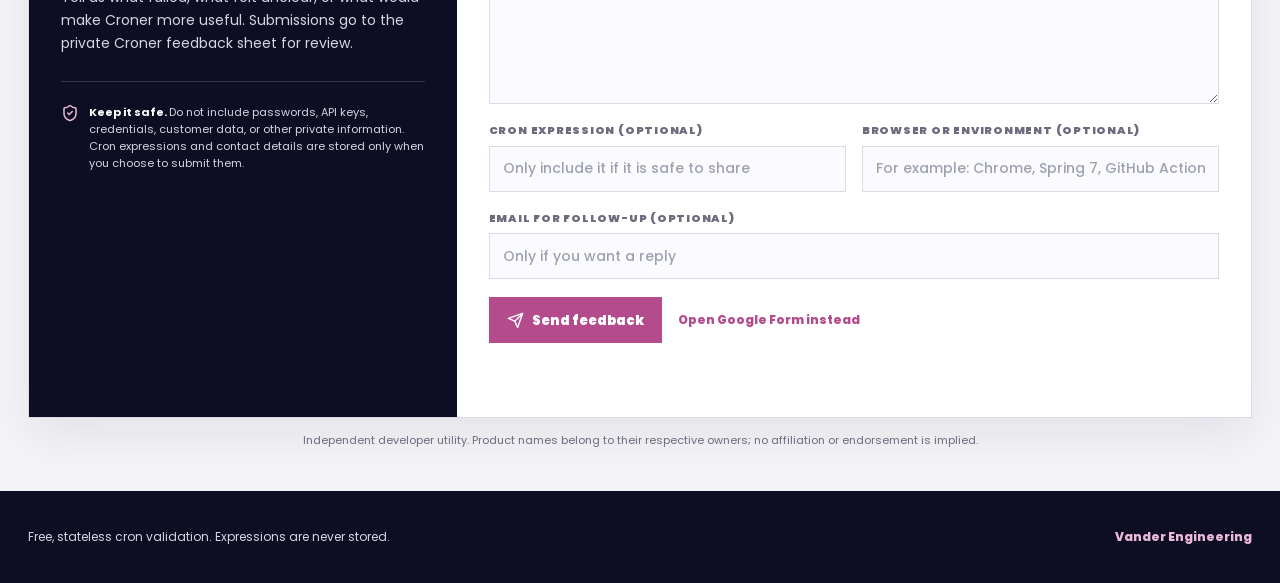
<file: nl/index.html>
<!doctype html>
<html lang="nl">
  <head>
    <meta charset="UTF-8" />
    <link rel="icon" type="image/svg+xml" href="/favicon.svg" />
    <meta name="viewport" content="width=device-width, initial-scale=1.0" />
    <meta data-rh="true" name="description" content="Validate Spring, Unix, Quartz, AWS, Kubernetes, GitHub Actions, Jenkins, Google Cloud, and Azure cron expressions." />
    <link data-rh="true" rel="canonical" href="https://croner.dev/nl" />
    <link data-rh="true" rel="alternate" hreflang="en" href="https://croner.dev/" />
    <link data-rh="true" rel="alternate" hreflang="hr" href="https://croner.dev/hr" />
    <link data-rh="true" rel="alternate" hreflang="de" href="https://croner.dev/de" />
    <link data-rh="true" rel="alternate" hreflang="it" href="https://croner.dev/it" />
    <link data-rh="true" rel="alternate" hreflang="es" href="https://croner.dev/es" />
    <link data-rh="true" rel="alternate" hreflang="nl" href="https://croner.dev/nl" />
    <link data-rh="true" rel="alternate" hreflang="x-default" href="https://croner.dev/" />
    <link rel="preconnect" href="https://fonts.googleapis.com" />
    <link rel="preconnect" href="https://fonts.gstatic.com" crossorigin />
    <link href="https://fonts.googleapis.com/css2?family=Poppins:wght@300;400;500;600;700&display=swap" rel="stylesheet" />
    <meta name="theme-color" content="#0d0d24" />
    <title>Croner — Cron Expression Checker</title>
    <script type="module" crossorigin src="/assets/index-Bl4LaCuS.js"></script>
    <link rel="stylesheet" crossorigin href="/assets/index-DU0DcVuM.css">
      <meta name="robots" content="noindex, nofollow" />
  </head>
  <body>
    <div id="root"></div>
  </body>
</html>
</file>
<file: assets/index-DU0DcVuM.css>
*,:before,:after{--tw-border-spacing-x: 0;--tw-border-spacing-y: 0;--tw-translate-x: 0;--tw-translate-y: 0;--tw-rotate: 0;--tw-skew-x: 0;--tw-skew-y: 0;--tw-scale-x: 1;--tw-scale-y: 1;--tw-pan-x: ;--tw-pan-y: ;--tw-pinch-zoom: ;--tw-scroll-snap-strictness: proximity;--tw-gradient-from-position: ;--tw-gradient-via-position: ;--tw-gradient-to-position: ;--tw-ordinal: ;--tw-slashed-zero: ;--tw-numeric-figure: ;--tw-numeric-spacing: ;--tw-numeric-fraction: ;--tw-ring-inset: ;--tw-ring-offset-width: 0px;--tw-ring-offset-color: #fff;--tw-ring-color: rgb(59 130 246 / .5);--tw-ring-offset-shadow: 0 0 #0000;--tw-ring-shadow: 0 0 #0000;--tw-shadow: 0 0 #0000;--tw-shadow-colored: 0 0 #0000;--tw-blur: ;--tw-brightness: ;--tw-contrast: ;--tw-grayscale: ;--tw-hue-rotate: ;--tw-invert: ;--tw-saturate: ;--tw-sepia: ;--tw-drop-shadow: ;--tw-backdrop-blur: ;--tw-backdrop-brightness: ;--tw-backdrop-contrast: ;--tw-backdrop-grayscale: ;--tw-backdrop-hue-rotate: ;--tw-backdrop-invert: ;--tw-backdrop-opacity: ;--tw-backdrop-saturate: ;--tw-backdrop-sepia: ;--tw-contain-size: ;--tw-contain-layout: ;--tw-contain-paint: ;--tw-contain-style: }::backdrop{--tw-border-spacing-x: 0;--tw-border-spacing-y: 0;--tw-translate-x: 0;--tw-translate-y: 0;--tw-rotate: 0;--tw-skew-x: 0;--tw-skew-y: 0;--tw-scale-x: 1;--tw-scale-y: 1;--tw-pan-x: ;--tw-pan-y: ;--tw-pinch-zoom: ;--tw-scroll-snap-strictness: proximity;--tw-gradient-from-position: ;--tw-gradient-via-position: ;--tw-gradient-to-position: ;--tw-ordinal: ;--tw-slashed-zero: ;--tw-numeric-figure: ;--tw-numeric-spacing: ;--tw-numeric-fraction: ;--tw-ring-inset: ;--tw-ring-offset-width: 0px;--tw-ring-offset-color: #fff;--tw-ring-color: rgb(59 130 246 / .5);--tw-ring-offset-shadow: 0 0 #0000;--tw-ring-shadow: 0 0 #0000;--tw-shadow: 0 0 #0000;--tw-shadow-colored: 0 0 #0000;--tw-blur: ;--tw-brightness: ;--tw-contrast: ;--tw-grayscale: ;--tw-hue-rotate: ;--tw-invert: ;--tw-saturate: ;--tw-sepia: ;--tw-drop-shadow: ;--tw-backdrop-blur: ;--tw-backdrop-brightness: ;--tw-backdrop-contrast: ;--tw-backdrop-grayscale: ;--tw-backdrop-hue-rotate: ;--tw-backdrop-invert: ;--tw-backdrop-opacity: ;--tw-backdrop-saturate: ;--tw-backdrop-sepia: ;--tw-contain-size: ;--tw-contain-layout: ;--tw-contain-paint: ;--tw-contain-style: }*,:before,:after{box-sizing:border-box;border-width:0;border-style:solid;border-color:#e5e7eb}:before,:after{--tw-content: ""}html,:host{line-height:1.5;-webkit-text-size-adjust:100%;-moz-tab-size:4;-o-tab-size:4;tab-size:4;font-family:Poppins,Inter,system-ui,sans-serif;font-feature-settings:normal;font-variation-settings:normal;-webkit-tap-highlight-color:transparent}body{margin:0;line-height:inherit}hr{height:0;color:inherit;border-top-width:1px}abbr:where([title]){-webkit-text-decoration:underline dotted;text-decoration:underline dotted}h1,h2,h3,h4,h5,h6{font-size:inherit;font-weight:inherit}a{color:inherit;text-decoration:inherit}b,strong{font-weight:bolder}code,kbd,samp,pre{font-family:ui-monospace,SFMono-Regular,Menlo,Monaco,Consolas,Liberation Mono,Courier New,monospace;font-feature-settings:normal;font-variation-settings:normal;font-size:1em}small{font-size:80%}sub,sup{font-size:75%;line-height:0;position:relative;vertical-align:baseline}sub{bottom:-.25em}sup{top:-.5em}table{text-indent:0;border-color:inherit;border-collapse:collapse}button,input,optgroup,select,textarea{font-family:inherit;font-feature-settings:inherit;font-variation-settings:inherit;font-size:100%;font-weight:inherit;line-height:inherit;letter-spacing:inherit;color:inherit;margin:0;padding:0}button,select{text-transform:none}button,input:where([type=button]),input:where([type=reset]),input:where([type=submit]){-webkit-appearance:button;background-color:transparent;background-image:none}:-moz-focusring{outline:auto}:-moz-ui-invalid{box-shadow:none}progress{vertical-align:baseline}::-webkit-inner-spin-button,::-webkit-outer-spin-button{height:auto}[type=search]{-webkit-appearance:textfield;outline-offset:-2px}::-webkit-search-decoration{-webkit-appearance:none}::-webkit-file-upload-button{-webkit-appearance:button;font:inherit}summary{display:list-item}blockquote,dl,dd,h1,h2,h3,h4,h5,h6,hr,figure,p,pre{margin:0}fieldset{margin:0;padding:0}legend{padding:0}ol,ul,menu{list-style:none;margin:0;padding:0}dialog{padding:0}textarea{resize:vertical}input::-moz-placeholder,textarea::-moz-placeholder{opacity:1;color:#9ca3af}input::placeholder,textarea::placeholder{opacity:1;color:#9ca3af}button,[role=button]{cursor:pointer}:disabled{cursor:default}img,svg,video,canvas,audio,iframe,embed,object{display:block;vertical-align:middle}img,video{max-width:100%;height:auto}[hidden]:where(:not([hidden=until-found])){display:none}html{scroll-behavior:smooth}body{overflow-x:hidden;--tw-bg-opacity: 1;background-color:rgb(255 255 255 / var(--tw-bg-opacity, 1));font-family:Poppins,Inter,system-ui,sans-serif;--tw-text-opacity: 1;color:rgb(17 17 17 / var(--tw-text-opacity, 1))}body *::-moz-selection{--tw-bg-opacity: 1;background-color:rgb(179 75 141 / var(--tw-bg-opacity, 1));--tw-text-opacity: 1;color:rgb(255 255 255 / var(--tw-text-opacity, 1))}body *::selection{--tw-bg-opacity: 1;background-color:rgb(179 75 141 / var(--tw-bg-opacity, 1));--tw-text-opacity: 1;color:rgb(255 255 255 / var(--tw-text-opacity, 1))}body::-moz-selection{--tw-bg-opacity: 1;background-color:rgb(179 75 141 / var(--tw-bg-opacity, 1));--tw-text-opacity: 1;color:rgb(255 255 255 / var(--tw-text-opacity, 1))}body::selection{--tw-bg-opacity: 1;background-color:rgb(179 75 141 / var(--tw-bg-opacity, 1));--tw-text-opacity: 1;color:rgb(255 255 255 / var(--tw-text-opacity, 1))}body{-webkit-font-smoothing:antialiased;-moz-osx-font-smoothing:grayscale}h1,h2,h3,h4,h5,h6{font-family:Poppins,Inter,system-ui,sans-serif;font-weight:600}:focus-visible{outline:2px solid transparent;outline-offset:2px;--tw-ring-offset-shadow: var(--tw-ring-inset) 0 0 0 var(--tw-ring-offset-width) var(--tw-ring-offset-color);--tw-ring-shadow: var(--tw-ring-inset) 0 0 0 calc(2px + var(--tw-ring-offset-width)) var(--tw-ring-color);box-shadow:var(--tw-ring-offset-shadow),var(--tw-ring-shadow),var(--tw-shadow, 0 0 #0000);--tw-ring-opacity: 1;--tw-ring-color: rgb(179 75 141 / var(--tw-ring-opacity, 1));--tw-ring-offset-width: 2px}.container{width:100%}@media (min-width: 640px){.container{max-width:640px}}@media (min-width: 768px){.container{max-width:768px}}@media (min-width: 1024px){.container{max-width:1024px}}@media (min-width: 1280px){.container{max-width:1280px}}@media (min-width: 1536px){.container{max-width:1536px}}.pointer-events-none{pointer-events:none}.fixed{position:fixed}.absolute{position:absolute}.relative{position:relative}.inset-0{top:0;right:0;bottom:0;left:0}.-bottom-1{bottom:-.25rem}.-right-1{right:-.25rem}.-right-32{right:-8rem}.left-0{left:0}.left-1\/2{left:50%}.left-4{left:1rem}.right-0{right:0}.top-0{top:0}.top-1\/2{top:50%}.top-24{top:6rem}.top-4{top:1rem}.top-full{top:100%}.z-0{z-index:0}.z-10{z-index:10}.z-50{z-index:50}.z-\[100\]{z-index:100}.z-\[1\]{z-index:1}.z-\[60\]{z-index:60}.z-\[70\]{z-index:70}.order-1{order:1}.order-2{order:2}.mx-auto{margin-left:auto;margin-right:auto}.my-10{margin-top:2.5rem;margin-bottom:2.5rem}.my-12{margin-top:3rem;margin-bottom:3rem}.my-8{margin-top:2rem;margin-bottom:2rem}.mb-10{margin-bottom:2.5rem}.mb-12{margin-bottom:3rem}.mb-14{margin-bottom:3.5rem}.mb-16{margin-bottom:4rem}.mb-24{margin-bottom:6rem}.mb-4{margin-bottom:1rem}.mb-5{margin-bottom:1.25rem}.mb-6{margin-bottom:1.5rem}.mb-8{margin-bottom:2rem}.mb-\[9px\]{margin-bottom:9px}.ml-6{margin-left:1.5rem}.ml-auto{margin-left:auto}.mr-2{margin-right:.5rem}.mt-0\.5{margin-top:.125rem}.mt-1{margin-top:.25rem}.mt-10{margin-top:2.5rem}.mt-12{margin-top:3rem}.mt-14{margin-top:3.5rem}.mt-16{margin-top:4rem}.mt-2{margin-top:.5rem}.mt-20{margin-top:5rem}.mt-3{margin-top:.75rem}.mt-4{margin-top:1rem}.mt-5{margin-top:1.25rem}.mt-6{margin-top:1.5rem}.mt-7{margin-top:1.75rem}.mt-8{margin-top:2rem}.mt-auto{margin-top:auto}.line-clamp-2{overflow:hidden;display:-webkit-box;-webkit-box-orient:vertical;-webkit-line-clamp:2}.line-clamp-3{overflow:hidden;display:-webkit-box;-webkit-box-orient:vertical;-webkit-line-clamp:3}.\!block{display:block!important}.block{display:block}.inline-block{display:inline-block}.flex{display:flex}.inline-flex{display:inline-flex}.grid{display:grid}.contents{display:contents}.hidden{display:none}.h-1\.5{height:.375rem}.h-10{height:2.5rem}.h-11{height:2.75rem}.h-12{height:3rem}.h-16{height:4rem}.h-3{height:.75rem}.h-3\.5{height:.875rem}.h-4{height:1rem}.h-5{height:1.25rem}.h-56{height:14rem}.h-6{height:1.5rem}.h-64{height:16rem}.h-7{height:1.75rem}.h-8{height:2rem}.h-96{height:24rem}.h-\[1\.5px\]{height:1.5px}.h-\[2px\]{height:2px}.h-\[300px\]{height:300px}.h-\[36px\]{height:36px}.h-\[400px\]{height:400px}.h-\[66px\]{height:66px}.h-auto{height:auto}.h-full{height:100%}.min-h-\[70vh\]{min-height:70vh}.min-h-screen{min-height:100vh}.w-1\.5{width:.375rem}.w-10{width:2.5rem}.w-11{width:2.75rem}.w-12{width:3rem}.w-16{width:4rem}.w-20{width:5rem}.w-3{width:.75rem}.w-3\.5{width:.875rem}.w-4{width:1rem}.w-5{width:1.25rem}.w-6{width:1.5rem}.w-64{width:16rem}.w-7{width:1.75rem}.w-8{width:2rem}.w-80{width:20rem}.w-96{width:24rem}.w-\[161px\]{width:161px}.w-\[24px\]{width:24px}.w-\[36px\]{width:36px}.w-auto{width:auto}.w-fit{width:-moz-fit-content;width:fit-content}.w-full{width:100%}.min-w-0{min-width:0px}.min-w-\[200px\]{min-width:200px}.min-w-\[760px\]{min-width:760px}.max-w-2xl{max-width:42rem}.max-w-3xl{max-width:48rem}.max-w-4xl{max-width:56rem}.max-w-5xl{max-width:64rem}.max-w-6xl{max-width:72rem}.max-w-\[200px\]{max-width:200px}.max-w-lg{max-width:32rem}.max-w-md{max-width:28rem}.max-w-none{max-width:none}.max-w-screen-2xl{max-width:1536px}.max-w-sm{max-width:24rem}.max-w-xl{max-width:36rem}.flex-none{flex:none}.shrink-0{flex-shrink:0}.flex-grow{flex-grow:1}.-translate-x-1\/2{--tw-translate-x: -50%;transform:translate(var(--tw-translate-x),var(--tw-translate-y)) rotate(var(--tw-rotate)) skew(var(--tw-skew-x)) skewY(var(--tw-skew-y)) scaleX(var(--tw-scale-x)) scaleY(var(--tw-scale-y))}.-translate-y-1\/2{--tw-translate-y: -50%;transform:translate(var(--tw-translate-x),var(--tw-translate-y)) rotate(var(--tw-rotate)) skew(var(--tw-skew-x)) skewY(var(--tw-skew-y)) scaleX(var(--tw-scale-x)) scaleY(var(--tw-scale-y))}.-translate-y-full{--tw-translate-y: -100%;transform:translate(var(--tw-translate-x),var(--tw-translate-y)) rotate(var(--tw-rotate)) skew(var(--tw-skew-x)) skewY(var(--tw-skew-y)) scaleX(var(--tw-scale-x)) scaleY(var(--tw-scale-y))}.translate-y-0{--tw-translate-y: 0px;transform:translate(var(--tw-translate-x),var(--tw-translate-y)) rotate(var(--tw-rotate)) skew(var(--tw-skew-x)) skewY(var(--tw-skew-y)) scaleX(var(--tw-scale-x)) scaleY(var(--tw-scale-y))}.translate-y-6{--tw-translate-y: 1.5rem;transform:translate(var(--tw-translate-x),var(--tw-translate-y)) rotate(var(--tw-rotate)) skew(var(--tw-skew-x)) skewY(var(--tw-skew-y)) scaleX(var(--tw-scale-x)) scaleY(var(--tw-scale-y))}.-rotate-45{--tw-rotate: -45deg;transform:translate(var(--tw-translate-x),var(--tw-translate-y)) rotate(var(--tw-rotate)) skew(var(--tw-skew-x)) skewY(var(--tw-skew-y)) scaleX(var(--tw-scale-x)) scaleY(var(--tw-scale-y))}.rotate-180{--tw-rotate: 180deg;transform:translate(var(--tw-translate-x),var(--tw-translate-y)) rotate(var(--tw-rotate)) skew(var(--tw-skew-x)) skewY(var(--tw-skew-y)) scaleX(var(--tw-scale-x)) scaleY(var(--tw-scale-y))}.rotate-45{--tw-rotate: 45deg;transform:translate(var(--tw-translate-x),var(--tw-translate-y)) rotate(var(--tw-rotate)) skew(var(--tw-skew-x)) skewY(var(--tw-skew-y)) scaleX(var(--tw-scale-x)) scaleY(var(--tw-scale-y))}.transform{transform:translate(var(--tw-translate-x),var(--tw-translate-y)) rotate(var(--tw-rotate)) skew(var(--tw-skew-x)) skewY(var(--tw-skew-y)) scaleX(var(--tw-scale-x)) scaleY(var(--tw-scale-y))}@keyframes pulse{50%{opacity:.5}}.animate-pulse{animation:pulse 2s cubic-bezier(.4,0,.6,1) infinite}@keyframes spin{to{transform:rotate(360deg)}}.animate-spin{animation:spin 1s linear infinite}.cursor-default{cursor:default}.cursor-not-allowed{cursor:not-allowed}.resize-none{resize:none}.scroll-mt-24{scroll-margin-top:6rem}.list-outside{list-style-position:outside}.list-disc{list-style-type:disc}.grid-cols-1{grid-template-columns:repeat(1,minmax(0,1fr))}.grid-cols-2{grid-template-columns:repeat(2,minmax(0,1fr))}.flex-col{flex-direction:column}.flex-wrap{flex-wrap:wrap}.items-start{align-items:flex-start}.items-end{align-items:flex-end}.items-center{align-items:center}.justify-start{justify-content:flex-start}.justify-end{justify-content:flex-end}.justify-center{justify-content:center}.justify-between{justify-content:space-between}.gap-1{gap:.25rem}.gap-1\.5{gap:.375rem}.gap-10{gap:2.5rem}.gap-12{gap:3rem}.gap-14{gap:3.5rem}.gap-16{gap:4rem}.gap-2{gap:.5rem}.gap-20{gap:5rem}.gap-24{gap:6rem}.gap-3{gap:.75rem}.gap-4{gap:1rem}.gap-5{gap:1.25rem}.gap-6{gap:1.5rem}.gap-8{gap:2rem}.gap-px{gap:1px}.gap-x-6{-moz-column-gap:1.5rem;column-gap:1.5rem}.gap-y-5{row-gap:1.25rem}.space-x-2>:not([hidden])~:not([hidden]){--tw-space-x-reverse: 0;margin-right:calc(.5rem * var(--tw-space-x-reverse));margin-left:calc(.5rem * calc(1 - var(--tw-space-x-reverse)))}.space-y-10>:not([hidden])~:not([hidden]){--tw-space-y-reverse: 0;margin-top:calc(2.5rem * calc(1 - var(--tw-space-y-reverse)));margin-bottom:calc(2.5rem * var(--tw-space-y-reverse))}.space-y-12>:not([hidden])~:not([hidden]){--tw-space-y-reverse: 0;margin-top:calc(3rem * calc(1 - var(--tw-space-y-reverse)));margin-bottom:calc(3rem * var(--tw-space-y-reverse))}.space-y-3>:not([hidden])~:not([hidden]){--tw-space-y-reverse: 0;margin-top:calc(.75rem * calc(1 - var(--tw-space-y-reverse)));margin-bottom:calc(.75rem * var(--tw-space-y-reverse))}.space-y-4>:not([hidden])~:not([hidden]){--tw-space-y-reverse: 0;margin-top:calc(1rem * calc(1 - var(--tw-space-y-reverse)));margin-bottom:calc(1rem * var(--tw-space-y-reverse))}.space-y-5>:not([hidden])~:not([hidden]){--tw-space-y-reverse: 0;margin-top:calc(1.25rem * calc(1 - var(--tw-space-y-reverse)));margin-bottom:calc(1.25rem * var(--tw-space-y-reverse))}.space-y-8>:not([hidden])~:not([hidden]){--tw-space-y-reverse: 0;margin-top:calc(2rem * calc(1 - var(--tw-space-y-reverse)));margin-bottom:calc(2rem * var(--tw-space-y-reverse))}.overflow-hidden{overflow:hidden}.overflow-x-auto{overflow-x:auto}.overflow-y-auto{overflow-y:auto}.overflow-x-hidden{overflow-x:hidden}.whitespace-nowrap{white-space:nowrap}.break-all{word-break:break-all}.rounded-2xl{border-radius:1rem}.rounded-3xl{border-radius:1.5rem}.rounded-\[2rem\]{border-radius:2rem}.rounded-full{border-radius:9999px}.rounded-lg{border-radius:.5rem}.rounded-md{border-radius:.375rem}.rounded-sm{border-radius:.125rem}.rounded-xl{border-radius:.75rem}.border{border-width:1px}.border-4{border-width:4px}.border-y{border-top-width:1px;border-bottom-width:1px}.border-b{border-bottom-width:1px}.border-b-2{border-bottom-width:2px}.border-l-2{border-left-width:2px}.border-l-4{border-left-width:4px}.border-t{border-top-width:1px}.border-t-2{border-top-width:2px}.border-\[\#9bd9c9\]{--tw-border-opacity: 1;border-color:rgb(155 217 201 / var(--tw-border-opacity, 1))}.border-\[\#e7c0d7\]{--tw-border-opacity: 1;border-color:rgb(231 192 215 / var(--tw-border-opacity, 1))}.border-green-100{--tw-border-opacity: 1;border-color:rgb(220 252 231 / var(--tw-border-opacity, 1))}.border-green-200{--tw-border-opacity: 1;border-color:rgb(187 247 208 / var(--tw-border-opacity, 1))}.border-red-100{--tw-border-opacity: 1;border-color:rgb(254 226 226 / var(--tw-border-opacity, 1))}.border-red-200{--tw-border-opacity: 1;border-color:rgb(254 202 202 / var(--tw-border-opacity, 1))}.border-red-500{--tw-border-opacity: 1;border-color:rgb(239 68 68 / var(--tw-border-opacity, 1))}.border-transparent{border-color:transparent}.border-vander-100{--tw-border-opacity: 1;border-color:rgb(245 245 245 / var(--tw-border-opacity, 1))}.border-vander-200{--tw-border-opacity: 1;border-color:rgb(229 229 229 / var(--tw-border-opacity, 1))}.border-vander-200\/50{border-color:#e5e5e580}.border-vander-300{--tw-border-opacity: 1;border-color:rgb(176 176 176 / var(--tw-border-opacity, 1))}.border-vander-900{--tw-border-opacity: 1;border-color:rgb(17 17 17 / var(--tw-border-opacity, 1))}.border-vander-accent{--tw-border-opacity: 1;border-color:rgb(179 75 141 / var(--tw-border-opacity, 1))}.border-vander-accent-light\/60{border-color:#d994bf99}.border-vander-accent\/10{border-color:#b34b8d1a}.border-vander-accent\/20{border-color:#b34b8d33}.border-vander-navy{--tw-border-opacity: 1;border-color:rgb(13 13 36 / var(--tw-border-opacity, 1))}.border-white{--tw-border-opacity: 1;border-color:rgb(255 255 255 / var(--tw-border-opacity, 1))}.border-white\/10{border-color:#ffffff1a}.border-white\/15{border-color:#ffffff26}.border-white\/20{border-color:#fff3}.border-white\/40{border-color:#fff6}.border-white\/5{border-color:#ffffff0d}.border-white\/70{border-color:#ffffffb3}.bg-\[\#f3fbf8\]{--tw-bg-opacity: 1;background-color:rgb(243 251 248 / var(--tw-bg-opacity, 1))}.bg-\[\#fcf7fa\]{--tw-bg-opacity: 1;background-color:rgb(252 247 250 / var(--tw-bg-opacity, 1))}.bg-current{background-color:currentColor}.bg-emerald-400{--tw-bg-opacity: 1;background-color:rgb(52 211 153 / var(--tw-bg-opacity, 1))}.bg-green-50{--tw-bg-opacity: 1;background-color:rgb(240 253 244 / var(--tw-bg-opacity, 1))}.bg-red-50{--tw-bg-opacity: 1;background-color:rgb(254 242 242 / var(--tw-bg-opacity, 1))}.bg-transparent{background-color:transparent}.bg-vander-100{--tw-bg-opacity: 1;background-color:rgb(245 245 245 / var(--tw-bg-opacity, 1))}.bg-vander-100\/10{background-color:#f5f5f51a}.bg-vander-100\/20{background-color:#f5f5f533}.bg-vander-100\/30{background-color:#f5f5f54d}.bg-vander-100\/40{background-color:#f5f5f566}.bg-vander-100\/50{background-color:#f5f5f580}.bg-vander-200{--tw-bg-opacity: 1;background-color:rgb(229 229 229 / var(--tw-bg-opacity, 1))}.bg-vander-accent{--tw-bg-opacity: 1;background-color:rgb(179 75 141 / var(--tw-bg-opacity, 1))}.bg-vander-accent-dark{--tw-bg-opacity: 1;background-color:rgb(138 53 106 / var(--tw-bg-opacity, 1))}.bg-vander-accent\/10{background-color:#b34b8d1a}.bg-vander-accent\/20{background-color:#b34b8d33}.bg-vander-navy{--tw-bg-opacity: 1;background-color:rgb(13 13 36 / var(--tw-bg-opacity, 1))}.bg-vander-navy-dark{--tw-bg-opacity: 1;background-color:rgb(7 7 21 / var(--tw-bg-opacity, 1))}.bg-vander-navy\/50{background-color:#0d0d2480}.bg-vander-navy\/60{background-color:#0d0d2499}.bg-vander-navy\/80{background-color:#0d0d24cc}.bg-vander-navy\/95{background-color:#0d0d24f2}.bg-white{--tw-bg-opacity: 1;background-color:rgb(255 255 255 / var(--tw-bg-opacity, 1))}.bg-white\/10{background-color:#ffffff1a}.bg-white\/15{background-color:#ffffff26}.bg-white\/80{background-color:#fffc}.bg-white\/\[0\.05\]{background-color:#ffffff0d}.bg-white\/\[0\.06\]{background-color:#ffffff0f}.bg-white\/\[0\.07\]{background-color:#ffffff12}.bg-gradient-to-br{background-image:linear-gradient(to bottom right,var(--tw-gradient-stops))}.from-vander-navy\/80{--tw-gradient-from: rgb(13 13 36 / .8) var(--tw-gradient-from-position);--tw-gradient-to: rgb(13 13 36 / 0) var(--tw-gradient-to-position);--tw-gradient-stops: var(--tw-gradient-from), var(--tw-gradient-to)}.via-vander-purple-deep\/40{--tw-gradient-to: rgb(31 10 56 / 0) var(--tw-gradient-to-position);--tw-gradient-stops: var(--tw-gradient-from), rgb(31 10 56 / .4) var(--tw-gradient-via-position), var(--tw-gradient-to)}.to-transparent{--tw-gradient-to: transparent var(--tw-gradient-to-position)}.object-contain{-o-object-fit:contain;object-fit:contain}.object-cover{-o-object-fit:cover;object-fit:cover}.p-10{padding:2.5rem}.p-12{padding:3rem}.p-2{padding:.5rem}.p-3{padding:.75rem}.p-4{padding:1rem}.p-5{padding:1.25rem}.p-6{padding:1.5rem}.p-7{padding:1.75rem}.p-8{padding:2rem}.px-3{padding-left:.75rem;padding-right:.75rem}.px-4{padding-left:1rem;padding-right:1rem}.px-6{padding-left:1.5rem;padding-right:1.5rem}.px-8{padding-left:2rem;padding-right:2rem}.py-1{padding-top:.25rem;padding-bottom:.25rem}.py-1\.5{padding-top:.375rem;padding-bottom:.375rem}.py-2{padding-top:.5rem;padding-bottom:.5rem}.py-20{padding-top:5rem;padding-bottom:5rem}.py-24{padding-top:6rem;padding-bottom:6rem}.py-3{padding-top:.75rem;padding-bottom:.75rem}.py-4{padding-top:1rem;padding-bottom:1rem}.py-5{padding-top:1.25rem;padding-bottom:1.25rem}.py-\[1px\]{padding-top:1px;padding-bottom:1px}.py-\[5px\]{padding-top:5px;padding-bottom:5px}.pb-1{padding-bottom:.25rem}.pb-10{padding-bottom:2.5rem}.pb-12{padding-bottom:3rem}.pb-2{padding-bottom:.5rem}.pb-20{padding-bottom:5rem}.pb-24{padding-bottom:6rem}.pb-32{padding-bottom:8rem}.pb-4{padding-bottom:1rem}.pb-6{padding-bottom:1.5rem}.pb-8{padding-bottom:2rem}.pl-4{padding-left:1rem}.pt-10{padding-top:2.5rem}.pt-12{padding-top:3rem}.pt-16{padding-top:4rem}.pt-24{padding-top:6rem}.pt-28{padding-top:7rem}.pt-32{padding-top:8rem}.pt-4{padding-top:1rem}.pt-40{padding-top:10rem}.pt-48{padding-top:12rem}.pt-5{padding-top:1.25rem}.pt-6{padding-top:1.5rem}.pt-8{padding-top:2rem}.text-left{text-align:left}.text-center{text-align:center}.text-right{text-align:right}.font-mono{font-family:ui-monospace,SFMono-Regular,Menlo,Monaco,Consolas,Liberation Mono,Courier New,monospace}.font-sans{font-family:Poppins,Inter,system-ui,sans-serif}.text-2xl{font-size:1.5rem;line-height:2rem}.text-3xl{font-size:1.875rem;line-height:2.25rem}.text-4xl{font-size:2.25rem;line-height:2.5rem}.text-5xl{font-size:3rem;line-height:1}.text-8xl{font-size:6rem;line-height:1}.text-\[10px\]{font-size:10px}.text-\[11px\]{font-size:11px}.text-\[13px\]{font-size:13px}.text-\[15px\]{font-size:15px}.text-base{font-size:1rem;line-height:1.5rem}.text-lg{font-size:1.125rem;line-height:1.75rem}.text-sm{font-size:.875rem;line-height:1.25rem}.text-xl{font-size:1.25rem;line-height:1.75rem}.text-xs{font-size:.75rem;line-height:1rem}.font-bold{font-weight:700}.font-light{font-weight:300}.font-medium{font-weight:500}.font-semibold{font-weight:600}.uppercase{text-transform:uppercase}.italic{font-style:italic}.ordinal{--tw-ordinal: ordinal;font-variant-numeric:var(--tw-ordinal) var(--tw-slashed-zero) var(--tw-numeric-figure) var(--tw-numeric-spacing) var(--tw-numeric-fraction)}.leading-none{line-height:1}.leading-relaxed{line-height:1.625}.leading-relaxed-body{line-height:1.8}.leading-tight{line-height:1.25}.leading-tight-heading{line-height:1.05}.tracking-mega-wide{letter-spacing:.5em}.tracking-nav{letter-spacing:.18em}.tracking-super-wide{letter-spacing:.3em}.tracking-tight{letter-spacing:-.025em}.tracking-wider{letter-spacing:.05em}.tracking-widest{letter-spacing:.1em}.text-\[\#0d8067\]{--tw-text-opacity: 1;color:rgb(13 128 103 / var(--tw-text-opacity, 1))}.text-emerald-300{--tw-text-opacity: 1;color:rgb(110 231 183 / var(--tw-text-opacity, 1))}.text-gray-900{--tw-text-opacity: 1;color:rgb(17 24 39 / var(--tw-text-opacity, 1))}.text-green-700{--tw-text-opacity: 1;color:rgb(21 128 61 / var(--tw-text-opacity, 1))}.text-green-800{--tw-text-opacity: 1;color:rgb(22 101 52 / var(--tw-text-opacity, 1))}.text-red-500{--tw-text-opacity: 1;color:rgb(239 68 68 / var(--tw-text-opacity, 1))}.text-red-700{--tw-text-opacity: 1;color:rgb(185 28 28 / var(--tw-text-opacity, 1))}.text-red-800{--tw-text-opacity: 1;color:rgb(153 27 27 / var(--tw-text-opacity, 1))}.text-vander-100{--tw-text-opacity: 1;color:rgb(245 245 245 / var(--tw-text-opacity, 1))}.text-vander-200{--tw-text-opacity: 1;color:rgb(229 229 229 / var(--tw-text-opacity, 1))}.text-vander-300{--tw-text-opacity: 1;color:rgb(176 176 176 / var(--tw-text-opacity, 1))}.text-vander-400{--tw-text-opacity: 1;color:rgb(136 136 136 / var(--tw-text-opacity, 1))}.text-vander-500{--tw-text-opacity: 1;color:rgb(85 85 85 / var(--tw-text-opacity, 1))}.text-vander-600{--tw-text-opacity: 1;color:rgb(68 68 68 / var(--tw-text-opacity, 1))}.text-vander-900{--tw-text-opacity: 1;color:rgb(17 17 17 / var(--tw-text-opacity, 1))}.text-vander-accent{--tw-text-opacity: 1;color:rgb(179 75 141 / var(--tw-text-opacity, 1))}.text-vander-accent-dark{--tw-text-opacity: 1;color:rgb(138 53 106 / var(--tw-text-opacity, 1))}.text-vander-accent-light{--tw-text-opacity: 1;color:rgb(217 148 191 / var(--tw-text-opacity, 1))}.text-vander-navy{--tw-text-opacity: 1;color:rgb(13 13 36 / var(--tw-text-opacity, 1))}.text-white{--tw-text-opacity: 1;color:rgb(255 255 255 / var(--tw-text-opacity, 1))}.text-white\/15{color:#ffffff26}.text-white\/60{color:#fff9}.text-white\/70{color:#ffffffb3}.text-white\/90{color:#ffffffe6}.opacity-0{opacity:0}.opacity-100{opacity:1}.opacity-20{opacity:.2}.opacity-80{opacity:.8}.opacity-90{opacity:.9}.mix-blend-multiply{mix-blend-mode:multiply}.shadow-2xl{--tw-shadow: 0 25px 50px -12px rgb(0 0 0 / .25);--tw-shadow-colored: 0 25px 50px -12px var(--tw-shadow-color);box-shadow:var(--tw-ring-offset-shadow, 0 0 #0000),var(--tw-ring-shadow, 0 0 #0000),var(--tw-shadow)}.shadow-lg{--tw-shadow: 0 10px 15px -3px rgb(0 0 0 / .1), 0 4px 6px -4px rgb(0 0 0 / .1);--tw-shadow-colored: 0 10px 15px -3px var(--tw-shadow-color), 0 4px 6px -4px var(--tw-shadow-color);box-shadow:var(--tw-ring-offset-shadow, 0 0 #0000),var(--tw-ring-shadow, 0 0 #0000),var(--tw-shadow)}.shadow-md{--tw-shadow: 0 4px 6px -1px rgb(0 0 0 / .1), 0 2px 4px -2px rgb(0 0 0 / .1);--tw-shadow-colored: 0 4px 6px -1px var(--tw-shadow-color), 0 2px 4px -2px var(--tw-shadow-color);box-shadow:var(--tw-ring-offset-shadow, 0 0 #0000),var(--tw-ring-shadow, 0 0 #0000),var(--tw-shadow)}.shadow-sm{--tw-shadow: 0 1px 2px 0 rgb(0 0 0 / .05);--tw-shadow-colored: 0 1px 2px 0 var(--tw-shadow-color);box-shadow:var(--tw-ring-offset-shadow, 0 0 #0000),var(--tw-ring-shadow, 0 0 #0000),var(--tw-shadow)}.shadow-xl{--tw-shadow: 0 20px 25px -5px rgb(0 0 0 / .1), 0 8px 10px -6px rgb(0 0 0 / .1);--tw-shadow-colored: 0 20px 25px -5px var(--tw-shadow-color), 0 8px 10px -6px var(--tw-shadow-color);box-shadow:var(--tw-ring-offset-shadow, 0 0 #0000),var(--tw-ring-shadow, 0 0 #0000),var(--tw-shadow)}.shadow-vander-accent\/20{--tw-shadow-color: rgb(179 75 141 / .2);--tw-shadow: var(--tw-shadow-colored)}.outline-none{outline:2px solid transparent;outline-offset:2px}.blur-3xl{--tw-blur: blur(64px);filter:var(--tw-blur) var(--tw-brightness) var(--tw-contrast) var(--tw-grayscale) var(--tw-hue-rotate) var(--tw-invert) var(--tw-saturate) var(--tw-sepia) var(--tw-drop-shadow)}.brightness-0{--tw-brightness: brightness(0);filter:var(--tw-blur) var(--tw-brightness) var(--tw-contrast) var(--tw-grayscale) var(--tw-hue-rotate) var(--tw-invert) var(--tw-saturate) var(--tw-sepia) var(--tw-drop-shadow)}.contrast-\[2\]{--tw-contrast: contrast(2);filter:var(--tw-blur) var(--tw-brightness) var(--tw-contrast) var(--tw-grayscale) var(--tw-hue-rotate) var(--tw-invert) var(--tw-saturate) var(--tw-sepia) var(--tw-drop-shadow)}.grayscale{--tw-grayscale: grayscale(100%);filter:var(--tw-blur) var(--tw-brightness) var(--tw-contrast) var(--tw-grayscale) var(--tw-hue-rotate) var(--tw-invert) var(--tw-saturate) var(--tw-sepia) var(--tw-drop-shadow)}.invert{--tw-invert: invert(100%);filter:var(--tw-blur) var(--tw-brightness) var(--tw-contrast) var(--tw-grayscale) var(--tw-hue-rotate) var(--tw-invert) var(--tw-saturate) var(--tw-sepia) var(--tw-drop-shadow)}.filter{filter:var(--tw-blur) var(--tw-brightness) var(--tw-contrast) var(--tw-grayscale) var(--tw-hue-rotate) var(--tw-invert) var(--tw-saturate) var(--tw-sepia) var(--tw-drop-shadow)}.backdrop-blur-md{--tw-backdrop-blur: blur(12px);-webkit-backdrop-filter:var(--tw-backdrop-blur) var(--tw-backdrop-brightness) var(--tw-backdrop-contrast) var(--tw-backdrop-grayscale) var(--tw-backdrop-hue-rotate) var(--tw-backdrop-invert) var(--tw-backdrop-opacity) var(--tw-backdrop-saturate) var(--tw-backdrop-sepia);backdrop-filter:var(--tw-backdrop-blur) var(--tw-backdrop-brightness) var(--tw-backdrop-contrast) var(--tw-backdrop-grayscale) var(--tw-backdrop-hue-rotate) var(--tw-backdrop-invert) var(--tw-backdrop-opacity) var(--tw-backdrop-saturate) var(--tw-backdrop-sepia)}.backdrop-blur-sm{--tw-backdrop-blur: blur(4px);-webkit-backdrop-filter:var(--tw-backdrop-blur) var(--tw-backdrop-brightness) var(--tw-backdrop-contrast) var(--tw-backdrop-grayscale) var(--tw-backdrop-hue-rotate) var(--tw-backdrop-invert) var(--tw-backdrop-opacity) var(--tw-backdrop-saturate) var(--tw-backdrop-sepia);backdrop-filter:var(--tw-backdrop-blur) var(--tw-backdrop-brightness) var(--tw-backdrop-contrast) var(--tw-backdrop-grayscale) var(--tw-backdrop-hue-rotate) var(--tw-backdrop-invert) var(--tw-backdrop-opacity) var(--tw-backdrop-saturate) var(--tw-backdrop-sepia)}.transition-\[height\,width\,filter\]{transition-property:height,width,filter;transition-timing-function:cubic-bezier(.4,0,.2,1);transition-duration:.15s}.transition-all{transition-property:all;transition-timing-function:cubic-bezier(.4,0,.2,1);transition-duration:.15s}.transition-colors{transition-property:color,background-color,border-color,text-decoration-color,fill,stroke;transition-timing-function:cubic-bezier(.4,0,.2,1);transition-duration:.15s}.transition-opacity{transition-property:opacity;transition-timing-function:cubic-bezier(.4,0,.2,1);transition-duration:.15s}.transition-transform{transition-property:transform;transition-timing-function:cubic-bezier(.4,0,.2,1);transition-duration:.15s}.delay-300{transition-delay:.3s}.delay-\[350ms\]{transition-delay:.35s}.duration-1000{transition-duration:1s}.duration-300{transition-duration:.3s}.duration-500{transition-duration:.5s}.duration-700{transition-duration:.7s}.\[animation-delay\:1s\]{animation-delay:1s}.hero-bg{--tw-bg-opacity: 1;background-color:rgb(13 13 36 / var(--tw-bg-opacity, 1));background-image:linear-gradient(135deg,#0d0d24,#1f0a38,#0d0d24);background-size:400% 400%;animation:heroGradient 15s ease infinite}@keyframes heroGradient{0%{background-position:0% 50%}50%{background-position:100% 50%}to{background-position:0% 50%}}.service-card-hover{transition-property:all;transition-duration:.7s;transition-timing-function:cubic-bezier(.4,0,.2,1)}.service-card-hover:hover{--tw-translate-y: -8px;transform:translate(var(--tw-translate-x),var(--tw-translate-y)) rotate(var(--tw-rotate)) skew(var(--tw-skew-x)) skewY(var(--tw-skew-y)) scaleX(var(--tw-scale-x)) scaleY(var(--tw-scale-y))}.btn-primary{display:inline-block;transform:translate(var(--tw-translate-x),var(--tw-translate-y)) rotate(var(--tw-rotate)) skew(var(--tw-skew-x)) skewY(var(--tw-skew-y)) scaleX(var(--tw-scale-x)) scaleY(var(--tw-scale-y));--tw-bg-opacity: 1;background-color:rgb(179 75 141 / var(--tw-bg-opacity, 1));padding:1.25rem 2.5rem;font-size:1.125rem;line-height:1.75rem;font-weight:700;text-transform:uppercase;letter-spacing:.18em;--tw-text-opacity: 1;color:rgb(255 255 255 / var(--tw-text-opacity, 1));outline:2px solid transparent;outline-offset:2px;transition-property:all;transition-timing-function:cubic-bezier(.4,0,.2,1);transition-duration:.3s}.btn-primary:hover{--tw-bg-opacity: 1;background-color:rgb(255 255 255 / var(--tw-bg-opacity, 1));--tw-text-opacity: 1;color:rgb(13 13 36 / var(--tw-text-opacity, 1));--tw-shadow: 0 10px 30px rgba(179,75,141,.4);--tw-shadow-colored: 0 10px 30px var(--tw-shadow-color);box-shadow:var(--tw-ring-offset-shadow, 0 0 #0000),var(--tw-ring-shadow, 0 0 #0000),var(--tw-shadow)}.btn-primary:focus-visible{--tw-ring-offset-shadow: var(--tw-ring-inset) 0 0 0 var(--tw-ring-offset-width) var(--tw-ring-offset-color);--tw-ring-shadow: var(--tw-ring-inset) 0 0 0 calc(2px + var(--tw-ring-offset-width)) var(--tw-ring-color);box-shadow:var(--tw-ring-offset-shadow),var(--tw-ring-shadow),var(--tw-shadow, 0 0 #0000);--tw-ring-opacity: 1;--tw-ring-color: rgb(179 75 141 / var(--tw-ring-opacity, 1));--tw-ring-offset-width: 2px}.btn-primary:active{--tw-scale-x: .95;--tw-scale-y: .95;transform:translate(var(--tw-translate-x),var(--tw-translate-y)) rotate(var(--tw-rotate)) skew(var(--tw-skew-x)) skewY(var(--tw-skew-y)) scaleX(var(--tw-scale-x)) scaleY(var(--tw-scale-y))}.btn-secondary{display:inline-block;border-width:2px;--tw-border-opacity: 1;border-color:rgb(13 13 36 / var(--tw-border-opacity, 1));padding:1rem 2.5rem;font-size:1.125rem;line-height:1.75rem;font-weight:700;text-transform:uppercase;letter-spacing:.18em;--tw-text-opacity: 1;color:rgb(13 13 36 / var(--tw-text-opacity, 1));outline:2px solid transparent;outline-offset:2px;transition-property:all;transition-timing-function:cubic-bezier(.4,0,.2,1);transition-duration:.3s}.btn-secondary:hover{--tw-border-opacity: 1;border-color:rgb(179 75 141 / var(--tw-border-opacity, 1));--tw-bg-opacity: 1;background-color:rgb(179 75 141 / var(--tw-bg-opacity, 1));--tw-text-opacity: 1;color:rgb(255 255 255 / var(--tw-text-opacity, 1))}.btn-secondary:focus-visible{--tw-ring-offset-shadow: var(--tw-ring-inset) 0 0 0 var(--tw-ring-offset-width) var(--tw-ring-offset-color);--tw-ring-shadow: var(--tw-ring-inset) 0 0 0 calc(2px + var(--tw-ring-offset-width)) var(--tw-ring-color);box-shadow:var(--tw-ring-offset-shadow),var(--tw-ring-shadow),var(--tw-shadow, 0 0 #0000);--tw-ring-opacity: 1;--tw-ring-color: rgb(179 75 141 / var(--tw-ring-opacity, 1));--tw-ring-offset-width: 2px}.gradient-text{background-image:linear-gradient(to right,var(--tw-gradient-stops));--tw-gradient-from: #fff var(--tw-gradient-from-position);--tw-gradient-to: rgb(255 255 255 / 0) var(--tw-gradient-to-position);--tw-gradient-stops: var(--tw-gradient-from), var(--tw-gradient-to);--tw-gradient-to: #d994bf var(--tw-gradient-to-position);-webkit-background-clip:text;background-clip:text;color:transparent}.glass-card{border-radius:1rem;border-width:1px;border-color:#ffffff1a;background-color:#ffffff0d;padding:2rem;--tw-backdrop-blur: blur(16px);-webkit-backdrop-filter:var(--tw-backdrop-blur) var(--tw-backdrop-brightness) var(--tw-backdrop-contrast) var(--tw-backdrop-grayscale) var(--tw-backdrop-hue-rotate) var(--tw-backdrop-invert) var(--tw-backdrop-opacity) var(--tw-backdrop-saturate) var(--tw-backdrop-sepia);backdrop-filter:var(--tw-backdrop-blur) var(--tw-backdrop-brightness) var(--tw-backdrop-contrast) var(--tw-backdrop-grayscale) var(--tw-backdrop-hue-rotate) var(--tw-backdrop-invert) var(--tw-backdrop-opacity) var(--tw-backdrop-saturate) var(--tw-backdrop-sepia);transition-property:all;transition-timing-function:cubic-bezier(.4,0,.2,1);transition-duration:.5s}.glass-card:hover{background-color:#ffffff1a}@media (prefers-reduced-motion: reduce){*,:before,:after{animation-duration:.01ms!important;animation-iteration-count:1!important;transition-duration:.01ms!important;scroll-behavior:auto!important}}.hover\:-translate-y-1:hover{--tw-translate-y: -.25rem;transform:translate(var(--tw-translate-x),var(--tw-translate-y)) rotate(var(--tw-rotate)) skew(var(--tw-skew-x)) skewY(var(--tw-skew-y)) scaleX(var(--tw-scale-x)) scaleY(var(--tw-scale-y))}.hover\:border-vander-accent:hover{--tw-border-opacity: 1;border-color:rgb(179 75 141 / var(--tw-border-opacity, 1))}.hover\:border-vander-accent-dark:hover{--tw-border-opacity: 1;border-color:rgb(138 53 106 / var(--tw-border-opacity, 1))}.hover\:border-vander-accent-light:hover{--tw-border-opacity: 1;border-color:rgb(217 148 191 / var(--tw-border-opacity, 1))}.hover\:border-vander-accent\/30:hover{border-color:#b34b8d4d}.hover\:border-vander-accent\/40:hover{border-color:#b34b8d66}.hover\:border-vander-accent\/50:hover{border-color:#b34b8d80}.hover\:border-white:hover{--tw-border-opacity: 1;border-color:rgb(255 255 255 / var(--tw-border-opacity, 1))}.hover\:bg-vander-100\/50:hover{background-color:#f5f5f580}.hover\:bg-vander-accent:hover{--tw-bg-opacity: 1;background-color:rgb(179 75 141 / var(--tw-bg-opacity, 1))}.hover\:bg-white:hover{--tw-bg-opacity: 1;background-color:rgb(255 255 255 / var(--tw-bg-opacity, 1))}.hover\:bg-white\/\[0\.08\]:hover{background-color:#ffffff14}.hover\:text-vander-accent:hover{--tw-text-opacity: 1;color:rgb(179 75 141 / var(--tw-text-opacity, 1))}.hover\:text-vander-accent-dark:hover{--tw-text-opacity: 1;color:rgb(138 53 106 / var(--tw-text-opacity, 1))}.hover\:text-vander-accent-light:hover{--tw-text-opacity: 1;color:rgb(217 148 191 / var(--tw-text-opacity, 1))}.hover\:text-vander-navy:hover{--tw-text-opacity: 1;color:rgb(13 13 36 / var(--tw-text-opacity, 1))}.hover\:text-white:hover{--tw-text-opacity: 1;color:rgb(255 255 255 / var(--tw-text-opacity, 1))}.hover\:shadow-2xl:hover{--tw-shadow: 0 25px 50px -12px rgb(0 0 0 / .25);--tw-shadow-colored: 0 25px 50px -12px var(--tw-shadow-color);box-shadow:var(--tw-ring-offset-shadow, 0 0 #0000),var(--tw-ring-shadow, 0 0 #0000),var(--tw-shadow)}.hover\:shadow-xl:hover{--tw-shadow: 0 20px 25px -5px rgb(0 0 0 / .1), 0 8px 10px -6px rgb(0 0 0 / .1);--tw-shadow-colored: 0 20px 25px -5px var(--tw-shadow-color), 0 8px 10px -6px var(--tw-shadow-color);box-shadow:var(--tw-ring-offset-shadow, 0 0 #0000),var(--tw-ring-shadow, 0 0 #0000),var(--tw-shadow)}.focus\:border-vander-navy:focus{--tw-border-opacity: 1;border-color:rgb(13 13 36 / var(--tw-border-opacity, 1))}.focus-visible\:bg-white\/\[0\.08\]:focus-visible{background-color:#ffffff14}.focus-visible\:text-vander-accent:focus-visible{--tw-text-opacity: 1;color:rgb(179 75 141 / var(--tw-text-opacity, 1))}.focus-visible\:text-vander-accent-light:focus-visible{--tw-text-opacity: 1;color:rgb(217 148 191 / var(--tw-text-opacity, 1))}.focus-visible\:ring-2:focus-visible{--tw-ring-offset-shadow: var(--tw-ring-inset) 0 0 0 var(--tw-ring-offset-width) var(--tw-ring-offset-color);--tw-ring-shadow: var(--tw-ring-inset) 0 0 0 calc(2px + var(--tw-ring-offset-width)) var(--tw-ring-color);box-shadow:var(--tw-ring-offset-shadow),var(--tw-ring-shadow),var(--tw-shadow, 0 0 #0000)}.focus-visible\:ring-vander-accent:focus-visible{--tw-ring-opacity: 1;--tw-ring-color: rgb(179 75 141 / var(--tw-ring-opacity, 1))}.focus-visible\:ring-white:focus-visible{--tw-ring-opacity: 1;--tw-ring-color: rgb(255 255 255 / var(--tw-ring-opacity, 1))}.focus-visible\:ring-offset-2:focus-visible{--tw-ring-offset-width: 2px}.focus-visible\:ring-offset-4:focus-visible{--tw-ring-offset-width: 4px}.focus-visible\:ring-offset-vander-navy:focus-visible{--tw-ring-offset-color: #0d0d24}.focus-visible\:ring-offset-vander-navy-dark:focus-visible{--tw-ring-offset-color: #070715}.active\:scale-95:active{--tw-scale-x: .95;--tw-scale-y: .95;transform:translate(var(--tw-translate-x),var(--tw-translate-y)) rotate(var(--tw-rotate)) skew(var(--tw-skew-x)) skewY(var(--tw-skew-y)) scaleX(var(--tw-scale-x)) scaleY(var(--tw-scale-y))}.group:focus-within .group-focus-within\:text-vander-navy{--tw-text-opacity: 1;color:rgb(13 13 36 / var(--tw-text-opacity, 1))}.group:hover .group-hover\:-translate-x-1{--tw-translate-x: -.25rem;transform:translate(var(--tw-translate-x),var(--tw-translate-y)) rotate(var(--tw-rotate)) skew(var(--tw-skew-x)) skewY(var(--tw-skew-y)) scaleX(var(--tw-scale-x)) scaleY(var(--tw-scale-y))}.group:hover .group-hover\:translate-x-1{--tw-translate-x: .25rem;transform:translate(var(--tw-translate-x),var(--tw-translate-y)) rotate(var(--tw-rotate)) skew(var(--tw-skew-x)) skewY(var(--tw-skew-y)) scaleX(var(--tw-scale-x)) scaleY(var(--tw-scale-y))}.group:hover .group-hover\:scale-105{--tw-scale-x: 1.05;--tw-scale-y: 1.05;transform:translate(var(--tw-translate-x),var(--tw-translate-y)) rotate(var(--tw-rotate)) skew(var(--tw-skew-x)) skewY(var(--tw-skew-y)) scaleX(var(--tw-scale-x)) scaleY(var(--tw-scale-y))}.group:hover .group-hover\:scale-110{--tw-scale-x: 1.1;--tw-scale-y: 1.1;transform:translate(var(--tw-translate-x),var(--tw-translate-y)) rotate(var(--tw-rotate)) skew(var(--tw-skew-x)) skewY(var(--tw-skew-y)) scaleX(var(--tw-scale-x)) scaleY(var(--tw-scale-y))}.group:hover .group-hover\:border-vander-accent{--tw-border-opacity: 1;border-color:rgb(179 75 141 / var(--tw-border-opacity, 1))}.group:hover .group-hover\:text-vander-accent{--tw-text-opacity: 1;color:rgb(179 75 141 / var(--tw-text-opacity, 1))}.group:hover .group-hover\:opacity-40{opacity:.4}.group:hover .group-hover\:grayscale-0{--tw-grayscale: grayscale(0);filter:var(--tw-blur) var(--tw-brightness) var(--tw-contrast) var(--tw-grayscale) var(--tw-hue-rotate) var(--tw-invert) var(--tw-saturate) var(--tw-sepia) var(--tw-drop-shadow)}@media (min-width: 640px){.sm\:w-auto{width:auto}.sm\:w-full{width:100%}.sm\:min-w-0{min-width:0px}.sm\:grid-cols-2{grid-template-columns:repeat(2,minmax(0,1fr))}.sm\:flex-row{flex-direction:row}.sm\:items-center{align-items:center}.sm\:whitespace-nowrap{white-space:nowrap}.sm\:px-10{padding-left:2.5rem;padding-right:2.5rem}.sm\:text-2xl{font-size:1.5rem;line-height:2rem}.sm\:text-base{font-size:1rem;line-height:1.5rem}}@media (min-width: 768px){.md\:mt-0{margin-top:0}.md\:h-12{height:3rem}.md\:h-\[600px\]{height:600px}.md\:w-auto{width:auto}.md\:grid-cols-2{grid-template-columns:repeat(2,minmax(0,1fr))}.md\:grid-cols-3{grid-template-columns:repeat(3,minmax(0,1fr))}.md\:grid-cols-\[auto_1fr_auto\]{grid-template-columns:auto 1fr auto}.md\:flex-row{flex-direction:row}.md\:items-center{align-items:center}.md\:gap-24{gap:6rem}.md\:p-10{padding:2.5rem}.md\:p-12{padding:3rem}.md\:p-6{padding:1.5rem}.md\:p-7{padding:1.75rem}.md\:p-8{padding:2rem}.md\:p-9{padding:2.25rem}.md\:px-12{padding-left:3rem;padding-right:3rem}.md\:px-24{padding-left:6rem;padding-right:6rem}.md\:py-0{padding-top:0;padding-bottom:0}.md\:py-24{padding-top:6rem;padding-bottom:6rem}.md\:py-28{padding-top:7rem;padding-bottom:7rem}.md\:pb-12{padding-bottom:3rem}.md\:pb-32{padding-bottom:8rem}.md\:pt-32{padding-top:8rem}.md\:pt-48{padding-top:12rem}.md\:text-2xl{font-size:1.5rem;line-height:2rem}.md\:text-3xl{font-size:1.875rem;line-height:2.25rem}.md\:text-4xl{font-size:2.25rem;line-height:2.5rem}.md\:text-5xl{font-size:3rem;line-height:1}.md\:text-6xl{font-size:3.75rem;line-height:1}.md\:text-7xl{font-size:4.5rem;line-height:1}.md\:text-8xl{font-size:6rem;line-height:1}.md\:text-\[12rem\]{font-size:12rem}.md\:text-base{font-size:1rem;line-height:1.5rem}.md\:text-xl{font-size:1.25rem;line-height:1.75rem}}@media (min-width: 1024px){.lg\:order-1{order:1}.lg\:order-2{order:2}.lg\:-translate-y-3{--tw-translate-y: -.75rem;transform:translate(var(--tw-translate-x),var(--tw-translate-y)) rotate(var(--tw-rotate)) skew(var(--tw-skew-x)) skewY(var(--tw-skew-y)) scaleX(var(--tw-scale-x)) scaleY(var(--tw-scale-y))}.lg\:grid-cols-2{grid-template-columns:repeat(2,minmax(0,1fr))}.lg\:grid-cols-3{grid-template-columns:repeat(3,minmax(0,1fr))}.lg\:grid-cols-4{grid-template-columns:repeat(4,minmax(0,1fr))}.lg\:grid-cols-\[0\.75fr_1\.25fr\]{grid-template-columns:.75fr 1.25fr}.lg\:grid-cols-\[0\.85fr_1\.15fr\]{grid-template-columns:.85fr 1.15fr}.lg\:grid-cols-\[0\.8fr_1\.2fr\]{grid-template-columns:.8fr 1.2fr}.lg\:grid-cols-\[1\.15fr_0\.85fr\]{grid-template-columns:1.15fr .85fr}.lg\:grid-cols-\[1\.25fr_0\.75fr\]{grid-template-columns:1.25fr .75fr}.lg\:grid-cols-\[1fr_auto\]{grid-template-columns:1fr auto}.lg\:grid-cols-\[minmax\(0\,0\.8fr\)_minmax\(0\,2\.2fr\)\]{grid-template-columns:minmax(0,.8fr) minmax(0,2.2fr)}.lg\:flex-row{flex-direction:row}.lg\:items-center{align-items:center}.lg\:gap-16{gap:4rem}.lg\:gap-20{gap:5rem}.lg\:p-14{padding:3.5rem}.lg\:pl-12{padding-left:3rem}.lg\:text-7xl{font-size:4.5rem;line-height:1}.lg\:text-8xl{font-size:6rem;line-height:1}}@media (min-width: 1280px){.xl\:grid-cols-3{grid-template-columns:repeat(3,minmax(0,1fr))}.xl\:grid-cols-4{grid-template-columns:repeat(4,minmax(0,1fr))}.xl\:text-9xl{font-size:8rem;line-height:1}}@media (min-width: 1400px){.min-\[1400px\]\:flex{display:flex}.min-\[1400px\]\:hidden{display:none}.min-\[1400px\]\:bg-transparent{background-color:transparent}.min-\[1400px\]\:py-\[2px\]{padding-top:2px;padding-bottom:2px}.min-\[1400px\]\:py-\[8px\]{padding-top:8px;padding-bottom:8px}.min-\[1400px\]\:shadow-none{--tw-shadow: 0 0 #0000;--tw-shadow-colored: 0 0 #0000;box-shadow:var(--tw-ring-offset-shadow, 0 0 #0000),var(--tw-ring-shadow, 0 0 #0000),var(--tw-shadow)}.min-\[1400px\]\:filter-none{filter:none}}@media (min-width: 1536px){.\32xl\:h-\[30px\]{height:30px}.\32xl\:h-\[84px\]{height:84px}.\32xl\:w-\[205px\]{width:205px}.\32xl\:w-\[30px\]{width:30px}.\32xl\:gap-7{gap:1.75rem}.\32xl\:px-6{padding-left:1.5rem;padding-right:1.5rem}.\32xl\:py-\[10px\]{padding-top:10px;padding-bottom:10px}.\32xl\:text-\[15px\]{font-size:15px}.\32xl\:text-sm{font-size:.875rem;line-height:1.25rem}}.spring-cron-page,.developer-tools-page{--cron-navy: #0d0d24;--cron-purple: #24133d;--cron-accent: #b34b8d;--cron-accent-light: #ecb9d8;--cron-paper: #f4f3f7;--cron-panel: #ffffff;--cron-ink: #181526;--cron-muted: #6f6a7d;--cron-line: #ddd9e5;--cron-green: #147d62;--cron-amber: #9a5a0a;color:var(--cron-ink);background:var(--cron-paper)}.spring-cron-page *,.developer-tools-page *{box-sizing:border-box}.spring-cron-page code,.spring-cron-page pre,.spring-cron-page input,.spring-cron-field strong{font-family:SFMono-Regular,Consolas,Liberation Mono,monospace}.spring-cron-shell,.tools-index-shell{width:min(1380px,calc(100% - 56px));margin:0 auto;padding:132px 0 42px}.spring-cron-eyebrow-row,.spring-cron-intro-copy,.spring-cron-section-heading,.spring-cron-field-heading,.spring-cron-copy-heading{display:flex;align-items:center;justify-content:space-between;gap:20px}.spring-cron-eyebrow,.tools-eyebrow,.spring-cron-step{margin:0;color:var(--cron-accent);font-size:11px;font-weight:900;letter-spacing:.16em;text-transform:uppercase}.spring-cron-eyebrow,.tools-eyebrow{display:inline-block;padding:7px 10px;color:#fff;background:var(--cron-accent)}.spring-cron-breadcrumb{display:flex;align-items:center;gap:5px;color:var(--cron-muted);font-size:13px}.spring-cron-breadcrumb a{color:var(--cron-accent);font-weight:750;text-decoration:none}.spring-cron-intro-copy{align-items:flex-end;margin:25px 0 34px}.spring-cron-intro h1,.tools-index-shell h1{max-width:890px;margin:0;color:var(--cron-navy);font-size:clamp(42px,5vw,70px);font-weight:650;line-height:.98;letter-spacing:-.055em}.spring-cron-intro h1 span{color:var(--cron-accent)}.spring-cron-intro-copy>div:first-child>p,.tools-index-intro{max-width:780px;margin:20px 0 0;color:var(--cron-muted);font-size:18px;line-height:1.55}.spring-cron-trust-note{min-width:330px;display:flex;gap:12px;padding:16px 18px;border-left:3px solid var(--cron-green);background:#fff}.spring-cron-trust-note p{margin:0;color:var(--cron-muted);font-size:13px;line-height:1.45}.spring-cron-trust-note strong{color:var(--cron-ink)}.spring-cron-trust-icon{width:24px;height:24px;flex:none;display:grid;place-items:center;color:#fff;background:var(--cron-green);border-radius:999px}.spring-cron-grid{display:grid;grid-template-columns:minmax(0,1.7fr) minmax(360px,.8fr);gap:20px;align-items:start}.spring-cron-card{background:var(--cron-panel);border:1px solid var(--cron-line);box-shadow:0 18px 45px #130d2512}.spring-cron-workbench,.spring-cron-results{padding:30px}.spring-cron-section-heading h2,.spring-cron-field-heading h2,.spring-cron-syntax-notes h2{margin:3px 0 0;font-size:22px;letter-spacing:-.025em}.spring-cron-badge,.spring-cron-zone{max-width:220px;padding:7px 10px;overflow:hidden;color:var(--cron-purple);background:#f0eaf4;font-size:12px;font-weight:800;text-overflow:ellipsis;white-space:nowrap}.spring-cron-label{display:block;margin-top:26px;color:var(--cron-muted);font-size:12px;font-weight:800;letter-spacing:.08em;text-transform:uppercase}.spring-cron-expression-help{display:block;margin-top:5px;color:var(--cron-muted);font-size:12px;line-height:1.45}.spring-cron-profile-picker{margin-top:24px;padding:16px;border-left:3px solid var(--cron-accent);background:#faf6f9}.spring-cron-profile-picker .spring-cron-label{margin:0}.spring-cron-profile-picker select{width:100%;min-height:48px;margin-top:8px;padding:12px 14px;border:1px solid var(--cron-line);color:var(--cron-navy);background:#fff;font:inherit;font-weight:750}.spring-cron-profile-picker small{display:block;margin-top:7px;color:var(--cron-muted);font-size:11px;line-height:1.45}.spring-cron-expression-row{display:grid;grid-template-columns:minmax(0,1fr) auto;margin-top:6px}.spring-cron-expression-row input{width:100%;min-width:0;padding:18px;border:2px solid var(--cron-navy);border-right:0;color:var(--cron-navy);background:#fbfaff;font-size:22px;font-weight:750}.spring-cron-expression-row button,.spring-cron-primary,.spring-cron-secondary,.spring-cron-inline-retry,.spring-cron-dialect-warning button,.spring-cron-copy-heading button{border:0;cursor:pointer;font:inherit;font-weight:850}.spring-cron-expression-row button{display:flex;align-items:center;gap:8px;padding:0 20px;color:#fff;background:var(--cron-navy)}.spring-cron-example-chips{display:flex;flex-wrap:wrap;gap:7px;align-items:center;margin-top:10px}.spring-cron-example-chips>span{margin-right:2px;color:var(--cron-muted);font-size:11px;font-weight:800;letter-spacing:.04em;text-transform:uppercase}.spring-cron-example-chips button,.spring-cron-example-chips a{padding:6px 9px;color:var(--cron-purple);background:#f5f0f5;border:1px solid #e5dce4;cursor:pointer;font:inherit;font-size:11px;font-weight:750;line-height:1.2;text-decoration:none}.spring-cron-example-chips button:hover,.spring-cron-example-chips a:hover{color:#fff;background:var(--cron-accent);border-color:var(--cron-accent)}.spring-cron-validation{min-height:42px;display:flex;align-items:flex-start;gap:11px;margin-top:12px;color:var(--cron-muted)}.spring-cron-validation>div{min-width:0}.spring-cron-validation strong{display:block;color:currentColor;line-height:1.3}.spring-cron-validation>div>span{display:block;margin-top:3px;color:var(--cron-muted);font-size:14px;line-height:1.5}.spring-cron-validation.is-valid{color:var(--cron-green)}.spring-cron-validation.is-invalid,.spring-cron-validation.is-error{color:#a02b3b}.spring-cron-validation.is-disabled{color:var(--cron-purple)}.spring-cron-status-icon{width:26px;height:26px;flex:none;display:grid;place-items:center;color:#fff;background:var(--cron-purple);border-radius:999px;margin-top:1px}.spring-cron-validation.is-valid .spring-cron-status-icon{background:var(--cron-green)}.spring-cron-validation.is-invalid .spring-cron-status-icon,.spring-cron-validation.is-error .spring-cron-status-icon{background:#a02b3b}.spring-cron-status-icon svg{color:#fff}.spring-cron-spinner{flex:none;color:var(--cron-accent);animation:spring-cron-spin .8s linear infinite}@keyframes spring-cron-spin{to{transform:rotate(360deg)}}.spring-cron-inline-retry{display:inline-flex;align-items:center;gap:5px;margin-left:auto;padding:7px 10px;color:#fff;background:var(--cron-accent)}.spring-cron-controls{display:grid;grid-template-columns:1fr 1fr;gap:15px;margin-top:25px}.spring-cron-controls .spring-cron-label{margin:0}.spring-cron-controls select,.spring-cron-controls input{width:100%;min-height:47px;margin-top:7px;padding:13px 14px;border:1px solid var(--cron-line);color:var(--cron-ink);background:#fff;font:inherit;font-size:14px;text-transform:none}.spring-cron-controls select:disabled{cursor:not-allowed;background:#f0eef3;opacity:.8}.spring-cron-controls small{display:block;margin-top:5px;color:var(--cron-muted);font-size:10px;font-weight:500;letter-spacing:0;text-transform:none}.spring-cron-dialect-note,.spring-cron-dialect-warning{display:grid;grid-template-columns:auto minmax(0,1fr) auto;gap:14px;align-items:center;margin:24px 0 30px;padding:16px;border:1px solid #ddc9d7;background:#fff9fc}.spring-cron-dialect-warning{margin-bottom:-12px;border-color:#e5c58e;background:#fffaf0}.spring-cron-dialect-mark{width:34px;height:34px;display:grid;place-items:center;color:#fff;background:var(--cron-accent);font-weight:900}.spring-cron-dialect-warning .spring-cron-dialect-mark{background:var(--cron-amber)}.spring-cron-dialect-note p,.spring-cron-dialect-warning p{margin:4px 0 0;color:var(--cron-muted);font-size:13px}.spring-cron-dialect-note a,.spring-cron-dialect-warning button{color:var(--cron-accent);background:transparent;font-size:12px;font-weight:850;text-decoration:none}.spring-cron-dialect-warning button{padding:9px 11px;border:1px solid var(--cron-accent)}.spring-cron-field-heading{align-items:end;margin-top:8px}.spring-cron-field-heading>p{max-width:52%;margin:0;color:var(--cron-muted);font-size:14px;text-align:right}.spring-cron-fields{display:grid;grid-template-columns:repeat(auto-fit,minmax(105px,1fr));gap:8px;margin-top:15px}.spring-cron-field{min-width:0;padding:13px 10px;border-top:3px solid var(--cron-navy);background:#f8f7fa}.spring-cron-field.is-error{border-color:#a02b3b;background:#fff2f4}.spring-cron-field>span,.spring-cron-field small,.spring-cron-field em{display:block;color:var(--cron-muted);font-size:10px;font-style:normal;letter-spacing:.08em;text-transform:uppercase}.spring-cron-field strong{display:block;min-height:32px;margin:8px 0 4px;overflow:hidden;color:var(--cron-navy);font-size:clamp(15px,1.2vw,19px);text-overflow:ellipsis;white-space:nowrap}.spring-cron-field small{min-height:28px;letter-spacing:0;line-height:1.35;text-transform:none}.spring-cron-field em{margin-top:9px;color:#938d9e}.spring-cron-fields-empty{margin-top:15px;padding:22px;color:var(--cron-muted);border:1px dashed var(--cron-line);background:#faf9fb;font-size:13px;text-align:center}.spring-cron-results{padding-bottom:24px}.spring-cron-results-heading{align-items:start}.spring-cron-results-loading,.spring-cron-empty-result{min-height:240px;display:flex;align-items:center;justify-content:center;flex-direction:column;gap:8px;color:var(--cron-muted);text-align:center}.spring-cron-empty-result strong{color:var(--cron-ink)}.spring-cron-empty-result span{max-width:280px;font-size:12px;line-height:1.5}.spring-cron-run-list{padding:0;margin:20px 0 14px;list-style:none;border-top:1px solid var(--cron-line)}.spring-cron-run-list li{display:grid;grid-template-columns:30px minmax(0,1fr) auto;gap:10px;align-items:center;padding:13px 0;border-bottom:1px solid var(--cron-line)}.spring-cron-run-index{color:var(--cron-accent);font-family:monospace;font-weight:900}.spring-cron-run-list strong,.spring-cron-run-list small{display:block}.spring-cron-run-list strong{font-size:14px}.spring-cron-run-list small,.spring-cron-distance{color:var(--cron-muted);font-size:11px}.spring-cron-distance{white-space:nowrap}.spring-cron-dst-pill{display:inline-block;margin-top:5px;padding:3px 6px;color:#755006;background:#fff1c9;font-size:9px;font-weight:800}.spring-cron-secondary{width:100%;padding:11px;color:var(--cron-navy);background:transparent;border:1px solid var(--cron-navy)}.spring-cron-copy-block{margin-top:27px;padding-top:24px;border-top:2px solid var(--cron-navy)}.spring-cron-copy-heading{align-items:flex-start;flex-direction:column;gap:10px}.spring-cron-copy-heading [role=tablist]{width:100%;display:flex;overflow-x:auto;border-bottom:1px solid var(--cron-line)}.spring-cron-copy-heading button{padding:7px 8px;color:var(--cron-muted);background:transparent;border-bottom:2px solid transparent;font-size:10px}.spring-cron-copy-heading button.is-active{color:var(--cron-accent);border-color:var(--cron-accent)}.spring-cron-copy-block pre{min-height:112px;margin:13px 0;padding:15px;overflow:auto;color:#f7edf4;background:var(--cron-navy);font-size:12px;line-height:1.55;white-space:pre-wrap}.spring-cron-primary{width:100%;display:flex;align-items:center;justify-content:center;gap:8px;padding:13px;color:#fff;background:var(--cron-accent)}.spring-cron-primary:disabled{cursor:not-allowed;opacity:.5}.spring-cron-correctness-strip{display:grid;grid-template-columns:repeat(3,1fr);margin-top:20px;border:1px solid var(--cron-line);background:#fff}.spring-cron-correctness-strip>div{display:flex;align-items:center;gap:12px;padding:18px 22px;border-right:1px solid var(--cron-line)}.spring-cron-correctness-strip>div:last-child{border-right:0}.spring-cron-correctness-strip svg{flex:none;color:var(--cron-accent)}.spring-cron-correctness-strip strong,.spring-cron-correctness-strip small{display:block}.spring-cron-correctness-strip strong{margin-bottom:4px;font-size:13px}.spring-cron-correctness-strip small{color:var(--cron-muted);font-size:12px}.spring-cron-guide{margin-top:20px;padding:30px;border:1px solid var(--cron-line);background:#fff}.spring-cron-guide-heading{display:flex;align-items:flex-end;justify-content:space-between;gap:28px;padding-bottom:24px;border-bottom:2px solid var(--cron-navy)}.spring-cron-guide h2,.spring-cron-guide h3,.spring-cron-guide p{margin:0}.spring-cron-guide h2{margin-top:4px;font-size:26px;letter-spacing:-.03em}.spring-cron-guide h3{font-size:15px}.spring-cron-guide-heading>p{max-width:540px;color:var(--cron-muted);font-size:13px;line-height:1.55}.spring-cron-guide-layout{display:grid;grid-template-columns:minmax(300px,.8fr) minmax(0,1.2fr);gap:24px;padding-top:24px}.spring-cron-position-guide,.spring-cron-operator-guide{min-width:0}.spring-cron-position-guide ol{padding:0;margin:12px 0 0;list-style:none;border:1px solid var(--cron-line)}.spring-cron-position-guide li{display:grid;grid-template-columns:28px minmax(0,1fr) auto;gap:10px;align-items:center;min-height:42px;padding:8px 11px;border-bottom:1px solid var(--cron-line);font-size:12px}.spring-cron-position-guide li:last-child{border-bottom:0}.spring-cron-position-guide li>span{width:24px;height:24px;display:grid;place-items:center;color:#fff;background:var(--cron-navy);font-family:SFMono-Regular,Consolas,Liberation Mono,monospace;font-size:10px;font-weight:800}.spring-cron-position-guide li code{color:var(--cron-muted);font-size:11px;text-align:right}.spring-cron-position-guide>p{margin-top:12px;color:var(--cron-muted);font-size:12px;line-height:1.55}.spring-cron-position-guide>p code{color:var(--cron-purple);font-weight:750}.spring-cron-position-guide>p strong{color:var(--cron-ink)}.spring-cron-operator-guide dl{display:grid;grid-template-columns:repeat(2,minmax(0,1fr));gap:1px;margin:12px 0 0;background:var(--cron-line);border:1px solid var(--cron-line)}.spring-cron-operator-guide dl>div{min-width:0;padding:12px;background:#faf9fb}.spring-cron-operator-guide dt{display:flex;align-items:center;gap:9px}.spring-cron-operator-guide dt code{min-width:25px;color:var(--cron-accent);font-size:17px;font-weight:900}.spring-cron-operator-guide dt strong{font-size:12px}.spring-cron-operator-guide dd{margin:5px 0 0 34px;color:var(--cron-muted);font-size:11px;line-height:1.45}.spring-cron-example-guide{display:grid;grid-template-columns:180px minmax(0,1fr);gap:24px;margin-top:26px;padding-top:24px;border-top:1px solid var(--cron-line)}.spring-cron-example-guide>div:first-child>p{margin-top:6px;color:var(--cron-muted);font-size:12px;line-height:1.45}.spring-cron-example-grid{display:grid;grid-template-columns:repeat(2,minmax(0,1fr));gap:8px}.spring-cron-example-grid button{min-width:0;display:grid;grid-template-columns:minmax(0,.85fr) minmax(0,1.15fr) auto;gap:12px;align-items:center;padding:13px;color:var(--cron-ink);background:#faf9fb;border:1px solid var(--cron-line);cursor:pointer;font:inherit;text-align:left}.spring-cron-example-grid button:hover{border-color:var(--cron-accent);box-shadow:inset 3px 0 0 var(--cron-accent)}.spring-cron-example-grid button>code{min-width:0;overflow:hidden;color:var(--cron-purple);font-size:11px;font-weight:750;text-overflow:ellipsis;white-space:nowrap}.spring-cron-example-grid button strong,.spring-cron-example-grid button small{display:block}.spring-cron-example-grid button strong{font-size:12px}.spring-cron-example-grid button small{margin-top:3px;color:var(--cron-muted);font-size:10px;line-height:1.35}.spring-cron-example-grid button svg{color:var(--cron-accent)}.spring-cron-guide-source{margin-top:20px!important;color:var(--cron-muted);font-size:11px;text-align:right}.spring-cron-guide-source a{color:var(--cron-accent);font-weight:750}.spring-cron-syntax-notes{display:grid;grid-template-columns:minmax(230px,.55fr) minmax(0,1.45fr);gap:30px;margin-top:20px;padding:28px;border:1px solid var(--cron-line);background:#fff}.spring-cron-syntax-grid{display:grid;grid-template-columns:repeat(3,1fr);gap:1px;background:var(--cron-line)}.spring-cron-syntax-grid article{padding:16px;background:#faf9fb}.spring-cron-syntax-grid article.is-active{box-shadow:inset 0 0 0 2px var(--cron-accent);background:#fff7fc}.spring-cron-syntax-grid p{margin:7px 0 0;color:var(--cron-muted);font-size:12px;line-height:1.55}.spring-cron-feedback{display:grid;grid-template-columns:minmax(260px,.7fr) minmax(0,1.3fr);margin-top:20px;overflow:hidden;border:1px solid var(--cron-line);background:#fff;box-shadow:0 18px 45px #130d2512}.spring-cron-feedback-intro,.spring-cron-feedback-form{padding:32px}.spring-cron-feedback-intro{color:#fff;background:var(--cron-navy)}.spring-cron-feedback-icon{width:48px;height:48px;display:grid;place-items:center;margin-bottom:24px;color:#fff;background:var(--cron-accent)}.spring-cron-feedback-intro h2{margin:8px 0 14px;font-size:clamp(28px,3vw,38px);line-height:1.05;letter-spacing:-.04em}.spring-cron-feedback-intro>p:not(.spring-cron-step){margin:0;color:#d8d5e2;font-size:14px;line-height:1.65}.spring-cron-feedback-privacy{display:flex;align-items:flex-start;gap:10px;margin-top:26px;padding-top:22px;color:#d8d5e2;border-top:1px solid rgba(255,255,255,.16);font-size:11px;line-height:1.55}.spring-cron-feedback-privacy svg{flex:none;color:var(--cron-accent-light)}.spring-cron-feedback-privacy strong{color:#fff}.spring-cron-feedback-form{display:grid;gap:18px}.spring-cron-feedback-row{display:grid;grid-template-columns:repeat(2,minmax(0,1fr));gap:16px}.spring-cron-feedback-form label{min-width:0;display:grid;gap:7px;color:var(--cron-muted);font-size:11px;font-weight:850;letter-spacing:.07em;text-transform:uppercase}.spring-cron-feedback-form input,.spring-cron-feedback-form select,.spring-cron-feedback-form textarea{width:100%;min-height:46px;padding:11px 13px;color:var(--cron-ink);background:#fbfaff;border:1px solid var(--cron-line);border-radius:0;font:inherit;font-size:14px;font-weight:500;letter-spacing:0;text-transform:none}.spring-cron-feedback-form textarea{min-height:132px;resize:vertical;line-height:1.5}.spring-cron-feedback-form input:focus,.spring-cron-feedback-form select:focus,.spring-cron-feedback-form textarea:focus{outline:2px solid var(--cron-accent);outline-offset:1px;border-color:var(--cron-accent)}.spring-cron-feedback-form [aria-invalid=true]{border-color:#a02b3b;background:#fff7f8}.spring-cron-feedback-error{color:#a02b3b;font-size:11px;font-weight:650;letter-spacing:0;line-height:1.4;text-transform:none}.spring-cron-feedback-honeypot{position:absolute!important;width:1px!important;height:1px!important;padding:0!important;overflow:hidden!important;clip:rect(0,0,0,0)!important;white-space:nowrap!important;border:0!important}.spring-cron-feedback-actions{display:flex;align-items:center;gap:16px}.spring-cron-feedback-actions button{min-height:46px;display:inline-flex;align-items:center;justify-content:center;gap:8px;padding:11px 18px;color:#fff;background:var(--cron-accent);border:0;cursor:pointer;font:inherit;font-size:13px;font-weight:850}.spring-cron-feedback-actions button:disabled{cursor:wait;opacity:.7}.spring-cron-feedback-actions a{color:var(--cron-accent);font-size:12px;font-weight:800}.spring-cron-feedback-status{min-height:24px}.spring-cron-feedback-status p{display:flex;align-items:center;gap:8px;margin:0;font-size:12px;font-weight:750}.spring-cron-feedback-status .is-success{color:var(--cron-green)}.spring-cron-feedback-status .is-error{color:#a02b3b}.spring-cron-disclaimer{margin:14px 0 0;color:var(--cron-muted);font-size:11px;text-align:center}.tools-index-shell{min-height:72vh;padding-top:160px}.tools-index-shell h1{margin-top:24px}.tools-card-grid{display:grid;grid-template-columns:repeat(2,minmax(0,1fr));gap:20px;margin-top:48px}.tools-index-card{min-height:145px;display:grid;grid-template-columns:auto minmax(0,1fr) auto;gap:18px;align-items:center;padding:28px;color:var(--cron-ink);background:#fff;border:1px solid var(--cron-line);box-shadow:0 18px 45px #130d250f;text-decoration:none;transition:transform .18s ease,border-color .18s ease,box-shadow .18s ease}.tools-index-card:hover{transform:translateY(-4px);border-color:var(--cron-accent);box-shadow:0 22px 50px #130d251a}.tools-index-icon{width:50px;height:50px;display:grid;place-items:center;color:#fff;background:var(--cron-accent)}.tools-index-card strong,.tools-index-card small{display:block}.tools-index-card strong{font-size:20px}.tools-index-card small{margin-top:7px;color:var(--cron-muted);line-height:1.5}@media (max-width: 1080px){.spring-cron-intro-copy{align-items:stretch;flex-direction:column}.spring-cron-trust-note{min-width:0}.spring-cron-grid{grid-template-columns:1fr}.spring-cron-fields{grid-template-columns:repeat(3,1fr)}.spring-cron-syntax-notes,.spring-cron-feedback,.spring-cron-guide-layout,.spring-cron-example-guide{grid-template-columns:1fr}}@media (max-width: 700px){.spring-cron-shell,.tools-index-shell{width:min(calc(100% - 28px),1380px);padding-top:105px}.spring-cron-eyebrow-row,.spring-cron-field-heading{align-items:flex-start;flex-direction:column}.spring-cron-breadcrumb{display:none}.spring-cron-intro h1,.tools-index-shell h1{font-size:43px}.spring-cron-workbench,.spring-cron-results,.spring-cron-guide,.spring-cron-syntax-notes,.spring-cron-feedback-intro,.spring-cron-feedback-form{padding:20px}.spring-cron-guide-heading,.spring-cron-section-heading{align-items:flex-start;flex-direction:column;gap:10px}.spring-cron-expression-row{grid-template-columns:1fr}.spring-cron-expression-row input{border-right:2px solid var(--cron-navy);font-size:17px}.spring-cron-expression-row button{justify-content:center;padding:12px}.spring-cron-validation{align-items:flex-start}.spring-cron-inline-retry{margin-left:0}.spring-cron-controls{grid-template-columns:1fr}.spring-cron-dialect-note,.spring-cron-dialect-warning{grid-template-columns:auto minmax(0,1fr)}.spring-cron-dialect-note a,.spring-cron-dialect-warning button{grid-column:2;justify-self:start}.spring-cron-field-heading>p{max-width:none;text-align:left}.spring-cron-fields{grid-template-columns:repeat(2,minmax(0,1fr))}.spring-cron-correctness-strip,.spring-cron-syntax-grid,.spring-cron-operator-guide dl,.spring-cron-example-grid,.tools-card-grid{grid-template-columns:1fr}.spring-cron-position-guide li{grid-template-columns:28px minmax(0,1fr)}.spring-cron-feedback-row{grid-template-columns:1fr}.spring-cron-feedback-actions{align-items:stretch;flex-direction:column}.spring-cron-feedback-actions button{width:100%}.spring-cron-position-guide li code{grid-column:2;text-align:left}.spring-cron-guide-source{text-align:left}.spring-cron-correctness-strip>div{border-right:0;border-bottom:1px solid var(--cron-line)}.spring-cron-correctness-strip>div:last-child{border-bottom:0}.spring-cron-run-list li{grid-template-columns:26px minmax(0,1fr)}.spring-cron-distance{grid-column:2}.tools-index-card{padding:22px}}@media (prefers-reduced-motion: reduce){.spring-cron-spinner{animation-duration:2s}.tools-index-card{transition:none}}.croner-site{min-height:100vh;background:#f4f3f7}.croner-site-header{position:fixed;inset:0 0 auto;z-index:50;min-height:76px;display:flex;align-items:center;justify-content:space-between;gap:24px;padding:10px max(28px,calc((100vw - 1380px)/2));color:#fff;background:#0d0d24fa;border-bottom:1px solid rgba(255,255,255,.12);box-shadow:0 10px 30px #0d0d2429}.croner-site-brand{display:flex;align-items:center;gap:12px;color:#fff;text-decoration:none}.croner-site-brand-group{display:flex;align-items:center;gap:12px}.croner-site-environment{padding:4px 7px;border:1px solid rgba(255,255,255,.42);color:#fff;background:#8a2f68;font-size:10px;font-weight:800;letter-spacing:.1em;line-height:1;text-transform:uppercase}.croner-site-mark{width:42px;height:42px;display:grid;place-items:center;color:#fff;background:#b34b8d}.croner-site-brand strong,.croner-site-brand small{display:block}.croner-site-brand strong{font-size:20px;letter-spacing:-.02em}.croner-site-brand small{margin-top:1px;color:#d8d5e2;font-size:10px;letter-spacing:.08em;text-transform:uppercase}.croner-language-picker{display:flex;align-items:center;gap:10px;color:#d8d5e2;font-size:11px;font-weight:800;letter-spacing:.09em;text-transform:uppercase}.croner-language-picker select{min-height:42px;padding:8px 34px 8px 12px;border:1px solid rgba(255,255,255,.28);color:#fff;background:#24133d;font:inherit;text-transform:none}.croner-site .spring-cron-shell{padding-top:118px}.croner-site-footer{min-height:92px;display:flex;align-items:center;justify-content:space-between;gap:24px;padding:24px max(28px,calc((100vw - 1380px)/2));color:#d8d5e2;background:#0d0d24;font-size:12px}.croner-site-footer p{margin:0}.croner-site-footer a{color:#ecb9d8;font-weight:750;text-decoration:none}@media (max-width: 700px){.croner-site-header{min-height:68px;padding:9px 14px}.croner-site-brand small,.croner-language-picker>span{display:none}.croner-language-picker select{max-width:135px}.croner-site .spring-cron-shell{padding-top:96px}.croner-site-footer{align-items:flex-start;flex-direction:column;gap:10px;padding:24px 14px}}
</file>
